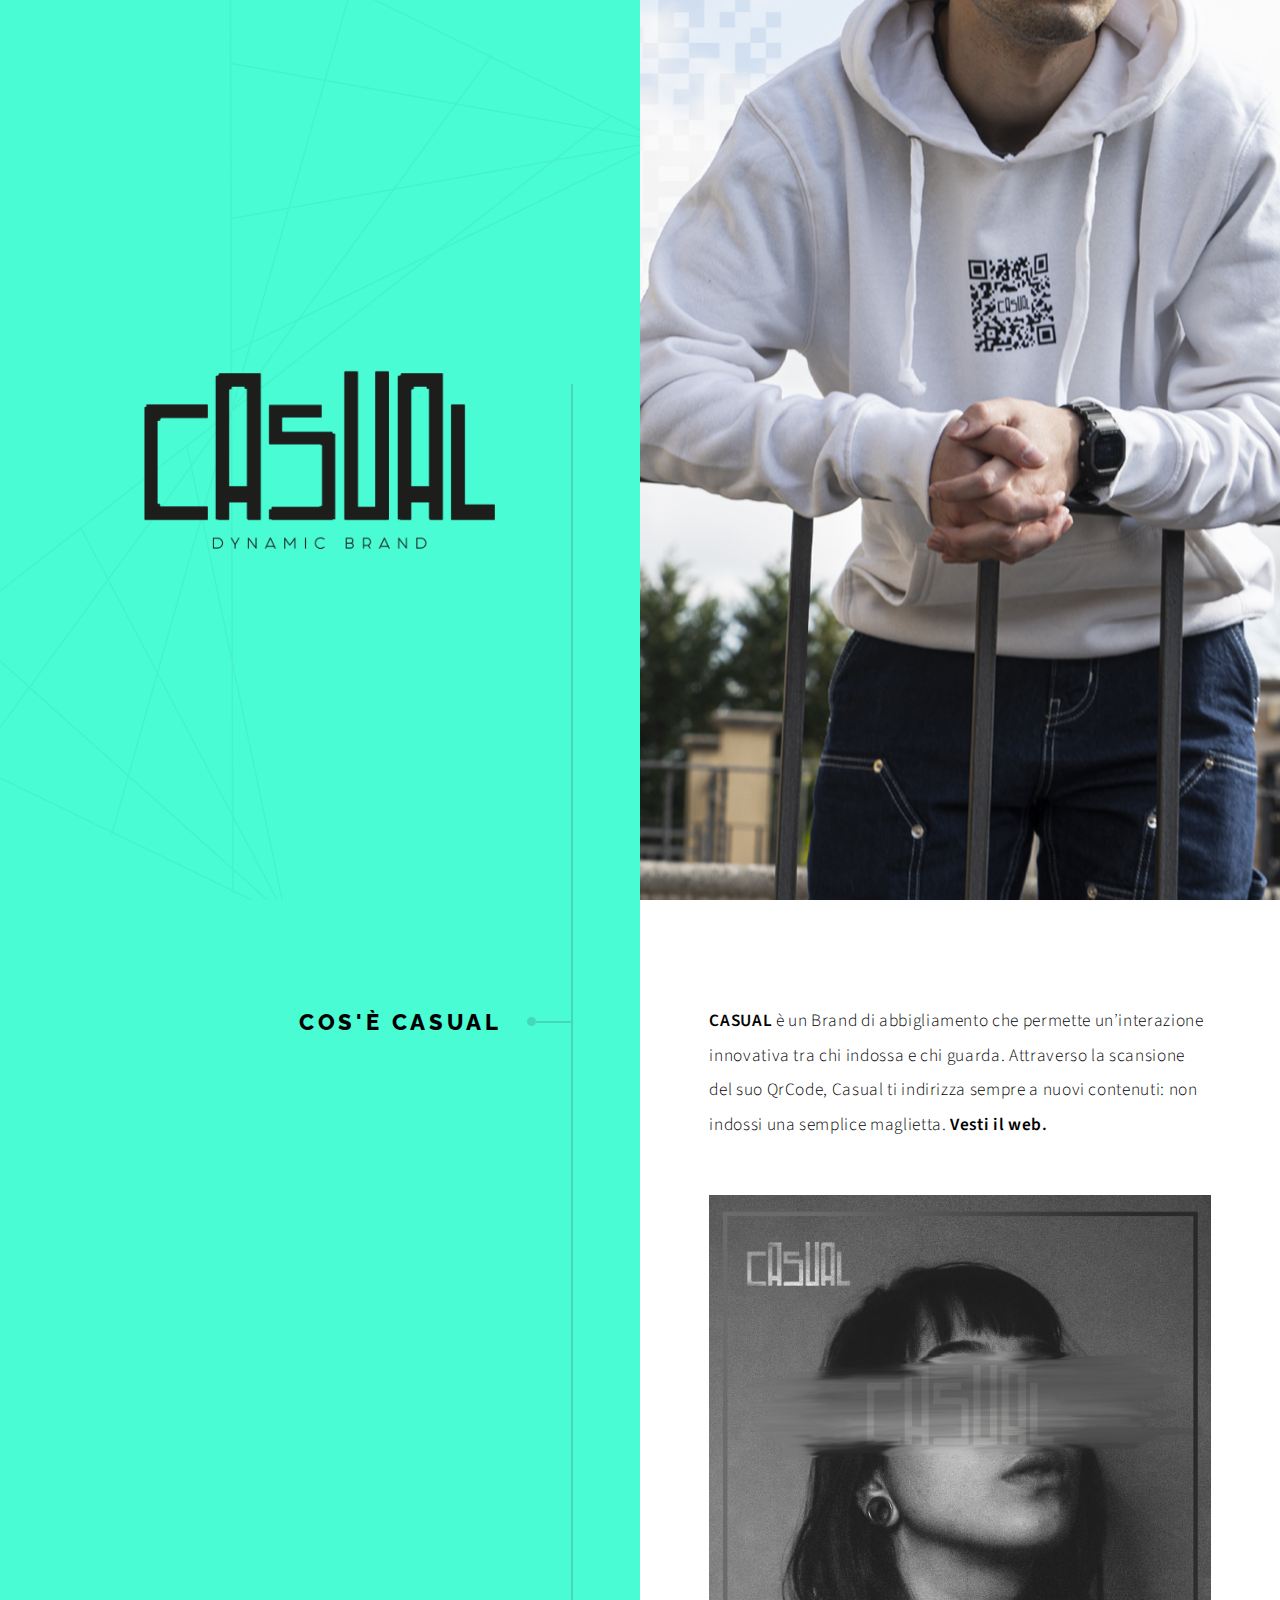
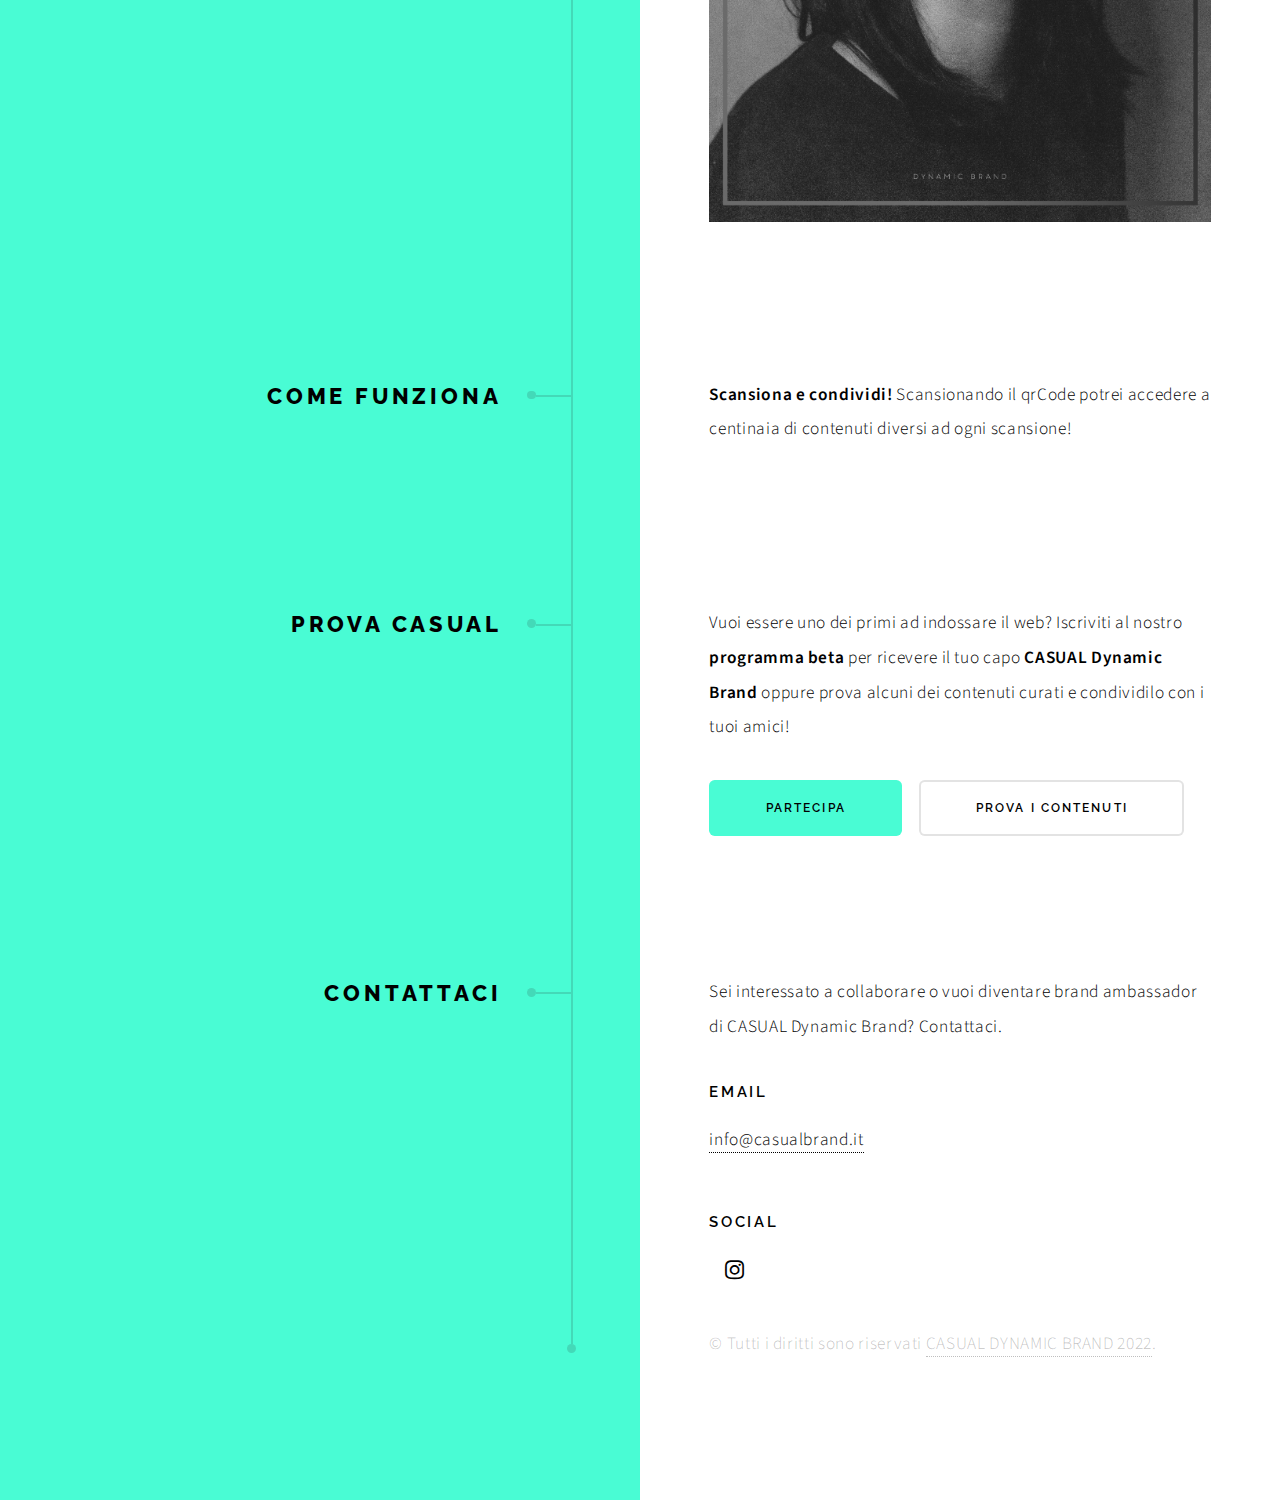
<file: index.html>
<!DOCTYPE HTML>
<!--
	Paradigm Shift by HTML5 UP
	html5up.net | @ajlkn
	Free for personal and commercial use under the CCA 3.0 license (html5up.net/license)
-->
<html>

<head>
	<title>Casual Brand</title>
	<meta charset="utf-8" />
	<meta name="viewport" content="width=device-width, initial-scale=1, user-scalable=no" />
	<meta name="description" content="" />
	<meta name="keywords" content="" />
	<link rel="stylesheet" href="assets/css/main.css" />
	<link rel="icon" type="image/x-icon" href="assets/favicon.ico">
</head>

<body class="is-preload">

	<!-- Wrapper -->
	<div id="wrapper">

		<!-- Intro -->
		<section class="intro">
			<header>
				<!--<h1>CASUAL</h1>
				<p>DYNAMIC BRAND</p>-->
				<img src="images/logo.png"><img>
			</header>
			<div class="content">
				<span class="image fill" data-position="center"><img src="images/homesito.jpg" alt="" /></span>
			</div>
		</section>

		<!-- Section -->
		<section id="first">
			<header>
				<h2>Cos'è CASUAL</h2>
			</header>
			<div class="content">
				<p><strong>CASUAL</strong> è un Brand di abbigliamento che permette un’interazione innovativa tra chi
					indossa e chi guarda.
					Attraverso la scansione del suo QrCode, Casual ti indirizza sempre a nuovi contenuti: non indossi
					una semplice maglietta. <strong>Vesti il web.</strong></p>
				<span class="image main"><img src="images/pic02.jpeg" alt="" /></span>
			</div>
		</section>

		<!-- Section -->
		<section>
			<header>
				<h2>come funziona</h2>
			</header>
			<div class="content">
				<p><strong>Scansiona e condividi!</strong> Scansionando il qrCode potrei accedere a centinaia di
					contenuti diversi ad ogni scansione!</p>
				<!--	<ul class="feature-icons">
					<li class="icon solid fa-laptop">Consequat tempus</li>
					<li class="icon solid fa-bolt">Etiam adipiscing</li>
					<li class="icon solid fa-signal">Libero nullam</li>
					<li class="icon solid fa-cog">Blandit condimentum</li>
					<li class="icon solid fa-map-marker-alt">Lorem ipsum dolor</li>
					<li class="icon solid fa-code">Nibh amet venenatis</li>
				</ul>
				<p>Vehicula ultrices sed ultricies condimentum. Magna sed etiam consequat, et lorem adipiscing sed
					nulla. Volutpat nisl et tempus et dolor libero, feugiat magna tempus, sed et lorem adipiscing.</p>-->
			</div>
		</section>

		<!-- 
		<section>
			<header>
				<h2>Ultrices erat magna sed condimentum</h2>
			</header>
			<div class="content">
				<p><strong>Integer mollis egestas</strong> nam maximus erat id euismod egestas. Pellentesque sapien ac
					quam. Lorem ipsum dolor sit nullam.</p>

				
				<section>
					<header>
						<h3>Erat aliquam</h3>
						<p>Vehicula ultrices dolor amet ultricies et condimentum. Magna sed etiam consequat, et lorem
							adipiscing sed dolor sit amet, consectetur amet do eiusmod tempor incididunt ipsum
							suspendisse ultrices gravida.</p>
					</header>
					<div class="content">
						<div class="gallery">
							<a href="images/gallery/fulls/01.jpg" class="landscape"><img
									src="images/gallery/thumbs/01.jpg" alt="" /></a>
							<a href="images/gallery/fulls/02.jpg"><img src="images/gallery/thumbs/02.jpg" alt="" /></a>
							<a href="images/gallery/fulls/03.jpg"><img src="images/gallery/thumbs/03.jpg" alt="" /></a>
							<a href="images/gallery/fulls/04.jpg" class="landscape"><img
									src="images/gallery/thumbs/04.jpg" alt="" /></a>
						</div>
					</div>
				</section>

				
				<section>
					<header>
						<h3>Nisl consequat</h3>
						<p>Aenean ornare velit lacus, ac varius enim ullamcorper eu. Proin aliquam sed facilisis ante
							interdum congue. Integer mollis, nisl amet convallis, porttitor magna ullamcorper, amet
							mauris. Ut magna finibus nisi nec lacinia ipsum maximus.</p>
					</header>
					<div class="content">
						<div class="gallery">
							<a href="images/gallery/fulls/05.jpg" class="landscape"><img
									src="images/gallery/thumbs/05.jpg" alt="" /></a>
							<a href="images/gallery/fulls/06.jpg"><img src="images/gallery/thumbs/06.jpg" alt="" /></a>
							<a href="images/gallery/fulls/07.jpg"><img src="images/gallery/thumbs/07.jpg" alt="" /></a>
						</div>
					</div>
				</section>

				
				<section>
					<header>
						<h3>Lorem gravida</h3>
						<p>Proin aliquam facilisis ante interdum. Sed nulla amet lorem feugiat tempus aenean ornare
							velit lacus, ac varius sed enim lorem ullamcorper dolore. ac varius enim lorem ullamcorper
							dolore. Proin aliquam facilisis.</p>
					</header>
					<div class="content">
						<div class="gallery">
							<a href="images/gallery/fulls/08.jpg" class="portrait"><img
									src="images/gallery/thumbs/08.jpg" alt="" /></a>
							<a href="images/gallery/fulls/09.jpg" class="portrait"><img
									src="images/gallery/thumbs/09.jpg" alt="" /></a>
							<a href="images/gallery/fulls/10.jpg" class="landscape"><img
									src="images/gallery/thumbs/10.jpg" alt="" /></a>
						</div>
					</div>
				</section>

			</div>
		</section>
	-->

		<section>
			<header>
				<h2>prova casual</h2>
			</header>
			<div class="content">
				<!-- <p>Se non hai ancora una maglietta CASUAL prova ora alcuni dei contenuti curati e condividilo con i tuoi
					amici!</p> -->
				<p>Vuoi essere uno dei primi ad indossare il web? Iscriviti al nostro <strong>programma beta</strong>
					per ricevere il tuo
					capo <strong>CASUAL Dynamic Brand</strong> oppure prova alcuni dei contenuti curati e condividilo
					con i tuoi
					amici!</p>
				<ul class="actions">
					<li><a href="https://forms.gle/D9vsR2wxkr5yWppb7" target="_blank"
							class="button primary large">Partecipa</a></li>
					<li><a class="redirect button large">Prova i contenuti</a></li>
				</ul>
			</div>
		</section>

		<!-- Elements -->
		<!--
					<section>
						<header>
							<h2>Elements</h2>
						</header>
						<div class="content">

							<section>
								<header>
									<h3>Text</h3>
								</header>
								<div class="content">
									<p>This is <b>bold</b> and this is <strong>strong</strong>. This is <i>italic</i> and this is <em>emphasized</em>.
									This is <sup>superscript</sup> text and this is <sub>subscript</sub> text.
									This is <u>underlined</u> and this is code: <code>for (;;) { ... }</code>. Finally, <a href="#">this is a link</a>.</p>
									<hr />
									<h2>Heading Level 2</h2>
									<h3>Heading Level 3</h3>
									<h4>Heading Level 4</h4>
									<h5>Heading Level 5</h5>
									<hr />
									<h5>Blockquote</h5>
									<blockquote>Fringilla nisl. Donec accumsan interdum nisi, quis tincidunt felis sagittis eget tempus euismod. Vestibulum ante ipsum primis in faucibus vestibulum. Blandit adipiscing eu felis iaculis volutpat ac adipiscing accumsan faucibus. Vestibulum ante ipsum primis in faucibus lorem ipsum dolor sit amet nullam adipiscing eu felis.</blockquote>
									<h5>Preformatted</h5>
									<pre><code>i = 0;

while (!deck.isInOrder()) {
  print 'Iteration ' + i;
  deck.shuffle();
  i++;
}

print 'Sorted in ' + i + ' iterations.';</code></pre>
								</div>
							</section>

							<section>
								<header>
									<h3>Lists</h3>
								</header>
								<div class="content">

									<h4>Unordered</h4>
									<ul>
										<li>Dolor pulvinar etiam.</li>
										<li>Sagittis adipiscing.</li>
										<li>Felis enim feugiat.</li>
									</ul>

									<h4>Alternate</h4>
									<ul class="alt">
										<li>Dolor pulvinar etiam.</li>
										<li>Sagittis adipiscing.</li>
										<li>Felis enim feugiat.</li>
									</ul>

									<h4>Ordered</h4>
									<ol>
										<li>Dolor pulvinar etiam.</li>
										<li>Etiam vel felis viverra.</li>
										<li>Felis enim feugiat.</li>
										<li>Dolor pulvinar etiam.</li>
										<li>Etiam vel felis lorem.</li>
										<li>Felis enim et feugiat.</li>
									</ol>
									<h4>Icons</h4>
									<ul class="icons">
										<li><a href="#" class="icon brands fa-twitter"><span class="label">Twitter</span></a></li>
										<li><a href="#" class="icon brands fa-facebook-f"><span class="label">Facebook</span></a></li>
										<li><a href="#" class="icon brands fa-instagram"><span class="label">Instagram</span></a></li>
										<li><a href="#" class="icon brands fa-github"><span class="label">Github</span></a></li>
									</ul>

									<h4>Actions</h4>
									<ul class="actions">
										<li><a href="#" class="button primary">Default</a></li>
										<li><a href="#" class="button">Default</a></li>
									</ul>
									<ul class="actions stacked">
										<li><a href="#" class="button primary">Default</a></li>
										<li><a href="#" class="button">Default</a></li>
									</ul>
								</div>
							</section>

							<section>
								<header>
									<h3>Table</h3>
								</header>
								<div class="content">
									<h4>Default</h4>
									<div class="table-wrapper">
										<table>
											<thead>
												<tr>
													<th>Name</th>
													<th>Description</th>
													<th>Price</th>
												</tr>
											</thead>
											<tbody>
												<tr>
													<td>Item One</td>
													<td>Ante turpis integer aliquet porttitor.</td>
													<td>29.99</td>
												</tr>
												<tr>
													<td>Item Two</td>
													<td>Vis ac commodo adipiscing arcu aliquet.</td>
													<td>19.99</td>
												</tr>
												<tr>
													<td>Item Three</td>
													<td> Morbi faucibus arcu accumsan lorem.</td>
													<td>29.99</td>
												</tr>
												<tr>
													<td>Item Four</td>
													<td>Vitae integer tempus condimentum.</td>
													<td>19.99</td>
												</tr>
												<tr>
													<td>Item Five</td>
													<td>Ante turpis integer aliquet porttitor.</td>
													<td>29.99</td>
												</tr>
											</tbody>
											<tfoot>
												<tr>
													<td colspan="2"></td>
													<td>100.00</td>
												</tr>
											</tfoot>
										</table>
									</div>

									<h4>Alternate</h4>
									<div class="table-wrapper">
										<table class="alt">
											<thead>
												<tr>
													<th>Name</th>
													<th>Description</th>
													<th>Price</th>
												</tr>
											</thead>
											<tbody>
												<tr>
													<td>Item One</td>
													<td>Ante turpis integer aliquet porttitor.</td>
													<td>29.99</td>
												</tr>
												<tr>
													<td>Item Two</td>
													<td>Vis ac commodo adipiscing arcu aliquet.</td>
													<td>19.99</td>
												</tr>
												<tr>
													<td>Item Three</td>
													<td> Morbi faucibus arcu accumsan lorem.</td>
													<td>29.99</td>
												</tr>
												<tr>
													<td>Item Four</td>
													<td>Vitae integer tempus condimentum.</td>
													<td>19.99</td>
												</tr>
												<tr>
													<td>Item Five</td>
													<td>Ante turpis integer aliquet porttitor.</td>
													<td>29.99</td>
												</tr>
											</tbody>
											<tfoot>
												<tr>
													<td colspan="2"></td>
													<td>100.00</td>
												</tr>
											</tfoot>
										</table>
									</div>
								</div>
							</section>

							<section>
								<header>
									<h3>Buttons</h3>
								</header>
								<div class="content">
									<ul class="actions">
										<li><a href="#" class="button primary">Primary</a></li>
										<li><a href="#" class="button">Default</a></li>
									</ul>
									<ul class="actions">
										<li><a href="#" class="button large">Large</a></li>
										<li><a href="#" class="button">Default</a></li>
										<li><a href="#" class="button small">Small</a></li>
									</ul>
									<ul class="actions">
										<li><a href="#" class="button primary icon solid fa-download">Icon</a></li>
										<li><a href="#" class="button icon solid fa-download">Icon</a></li>
									</ul>
									<ul class="actions">
										<li><span class="button primary disabled">Disabled</span></li>
										<li><span class="button disabled">Disabled</span></li>
									</ul>
								</div>
							</section>

							<section>
								<header>
									<h3>Form</h3>
								</header>
								<div class="content">
									<form method="post" action="#">
										<div class="fields">
											<div class="field half">
												<label for="demo-name">Name</label>
												<input type="text" name="demo-name" id="demo-name" value="" placeholder="Jane Doe" />
											</div>
											<div class="field half">
												<label for="demo-email">Email</label>
												<input type="email" name="demo-email" id="demo-email" value="" placeholder="jane@untitled.tld" />
											</div>
											<div class="field">
												<label for="demo-category">Category</label>
												<select name="demo-category" id="demo-category">
													<option value="">-</option>
													<option value="1">Manufacturing</option>
													<option value="1">Shipping</option>
													<option value="1">Administration</option>
													<option value="1">Human Resources</option>
												</select>
											</div>
											<div class="field half">
												<input type="radio" id="demo-priority-low" name="demo-priority" checked>
												<label for="demo-priority-low">Low</label>
											</div>
											<div class="field half">
												<input type="radio" id="demo-priority-high" name="demo-priority">
												<label for="demo-priority-high">High</label>
											</div>
											<div class="field half">
												<input type="checkbox" id="demo-copy" name="demo-copy">
												<label for="demo-copy">Email me a copy</label>
											</div>
											<div class="field half">
												<input type="checkbox" id="demo-human" name="demo-human" checked>
												<label for="demo-human">Not a robot</label>
											</div>
											<div class="field">
												<label for="demo-message">Message</label>
												<textarea name="demo-message" id="demo-message" placeholder="Enter your message" rows="6"></textarea>
											</div>
										</div>
										<ul class="actions">
											<li><input type="submit" value="Send Message" class="primary" /></li>
											<li><input type="reset" value="Reset" /></li>
										</ul>
									</form>
								</div>
							</section>

						</div>
					</section>
				-->

		<!-- Section -->

		<section>
			<header>
				<h2>Contattaci</h2>
			</header>
			<!--
			
				<p>Sei interessato a collaborare o vuoi diventare brand ambassador di CASUAL Dynamic Brand? Contattaci.
				</p>
				<form>
					<div class="fields">
						<div class="field half">
							<input type="text" name="name" id="name" placeholder="Nome" />
						</div>
						<div class="field half">
							<input type="email" name="email" id="email" placeholder="Email" />
						</div>
						<div class="field">
							<textarea name="message" id="message" placeholder="Messaggio" rows="7"></textarea>
						</div>
					</div>
					<ul class="actions">
						<li><input type="submit" value="Send Message" class="button primary" /></li>
					</ul>
				</form>
</div>  
-->
			<div class="content">
				<p>Sei interessato a collaborare o vuoi diventare brand ambassador di CASUAL Dynamic Brand? Contattaci.
				</p>
				<ul class="items">
					<li>
						<h3>Email</h3>
						<a href="mailto:info@casualbrand.it">info@casualbrand.it</a>
					</li>

					<li>
						<h3>Social</h3>
						<ul class="icons">

							<li><a href="https://www.instagram.com/casualbrand_it/"
									class="icon brands fa-instagram"><span class="label">Instagram</span></a>
							</li>
						</ul>
					</li>
				</ul>
			</div>
			<!--
			<footer>
				<ul class="items">
					<li>
						<h3>Email</h3>
						<a href="mailto:info@casualbrand.it">info@casualbrand.it</a>
					</li>
					
					<li>
                        <h3>Social</h3>
						<ul class="icons">
							
							<li><a href="https://www.instagram.com/casualbrand_it/" class="icon brands fa-instagram"><span class="label">Instagram</span></a>
							</li>
						</ul>
					</li>
				</ul>
			</footer>
            -->
		</section>

		<!-- Copyright -->
		<div class="copyright">&copy; Tutti i diritti sono riservati <a href="https://casualbrand.it">CASUAL DYNAMIC
				BRAND 2022</a>.
			<h6 hidden>per lo script</h6>
		</div>

	</div>

	<!-- Scripts -->
	<script src="assets/js/jquery.min.js"></script>
	<script src="assets/js/jquery.scrolly.min.js"></script>
	<script src="assets/js/browser.min.js"></script>
	<script src="assets/js/breakpoints.min.js"></script>
	<script src="assets/js/util.js"></script>
	<script src="assets/js/main.js"></script>
	<script src="script.js"></script>

</body>

</html>
</file>
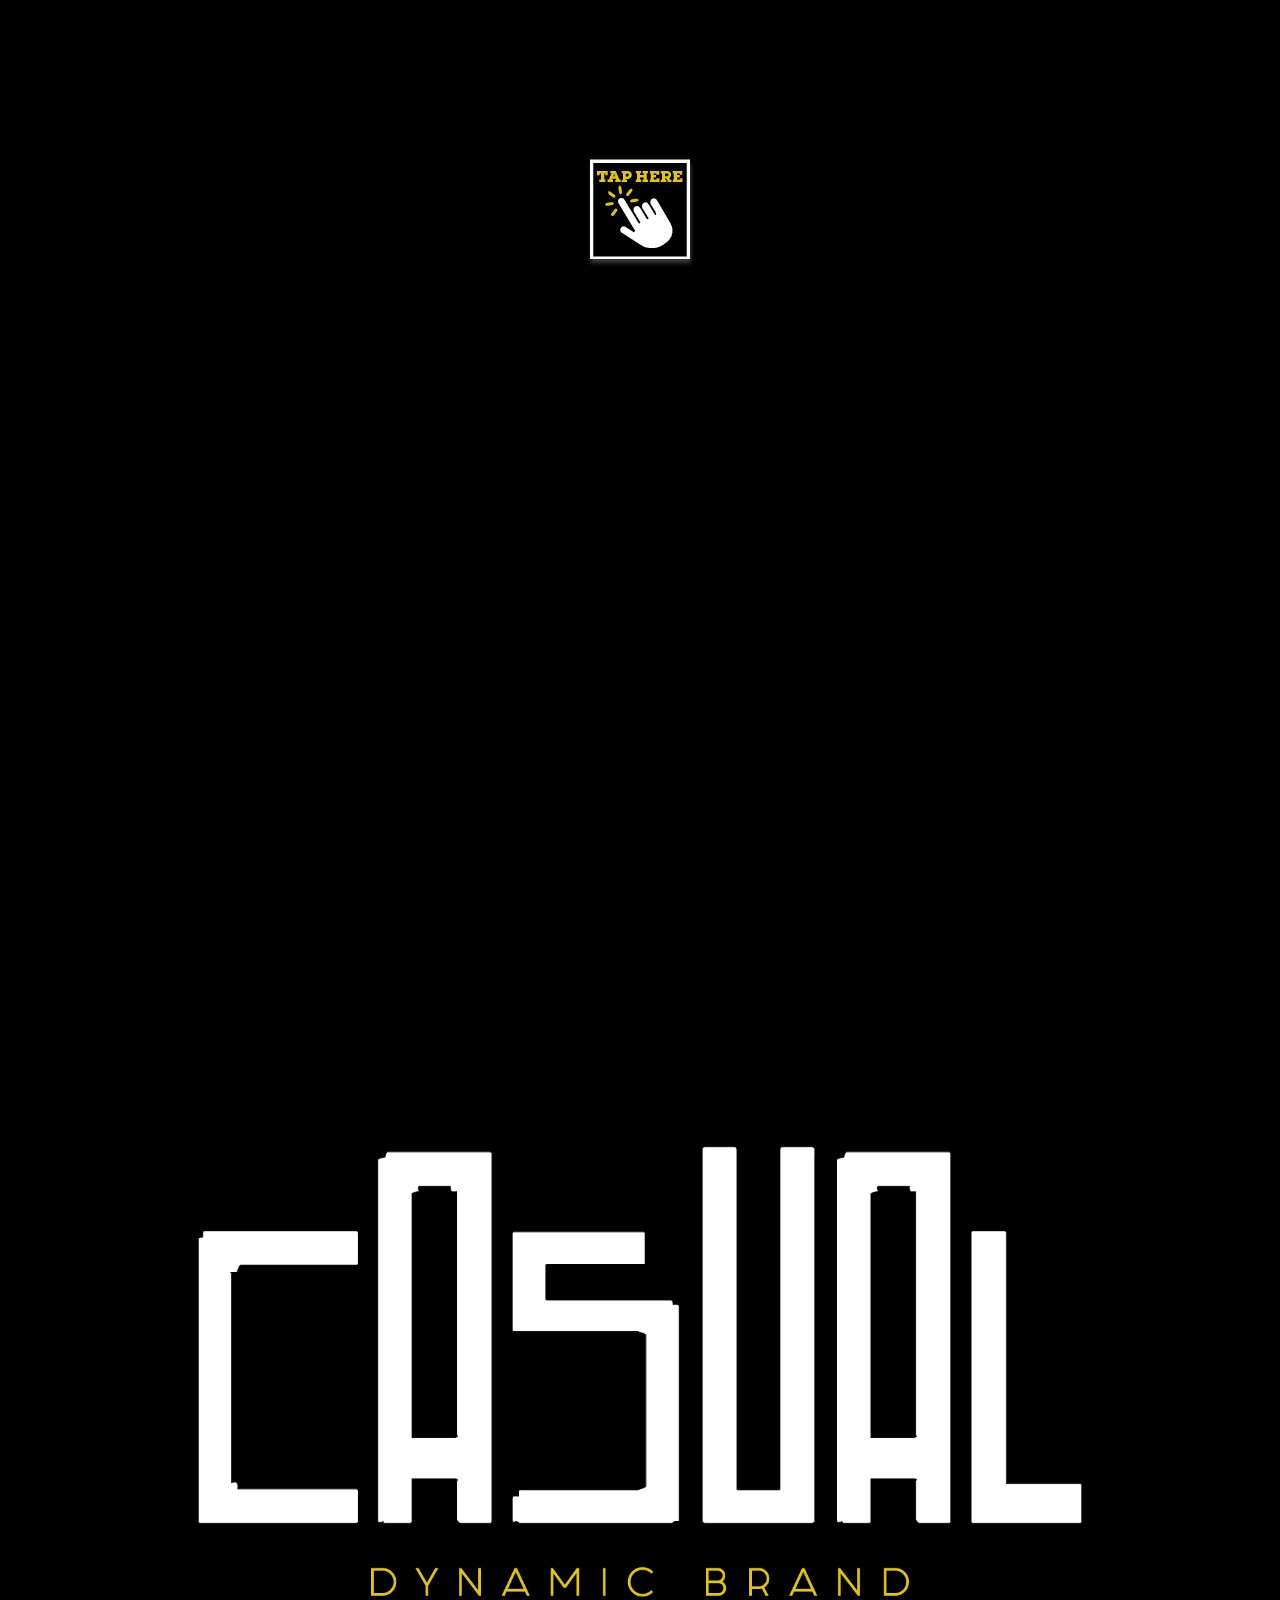
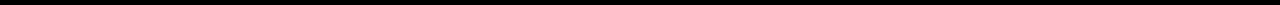
<file: scan/index.html>
<!DOCTYPE html>
<html lang="it">

<head>

  <meta charset="UTF-8">
  <meta name="viewport" content="width=device-width, initial-scale=1.0">
  <meta http-equiv="X-UA-Compatible" content="ie=edge">
  <link rel="stylesheet" href="style.css">
  <link rel="icon" type="image/x-icon" href="assets/favicon.ico">
  <title>Casualbrand</title>
</head>

<body>

  <div>
    <hgroup>


      <h4><br><br><br><br><br><br></h4>



    </hgroup>

    <button class="redirect"></button>
    <br>
    <h1 hidden>Result</h1>
  </div>
  <a href="https://www.casualbrand.it/" ><img id="logo" src="assets/logo.png" alt="Casual logo"></a>
  <script src="script.js"></script>
</body>

</html>
</file>
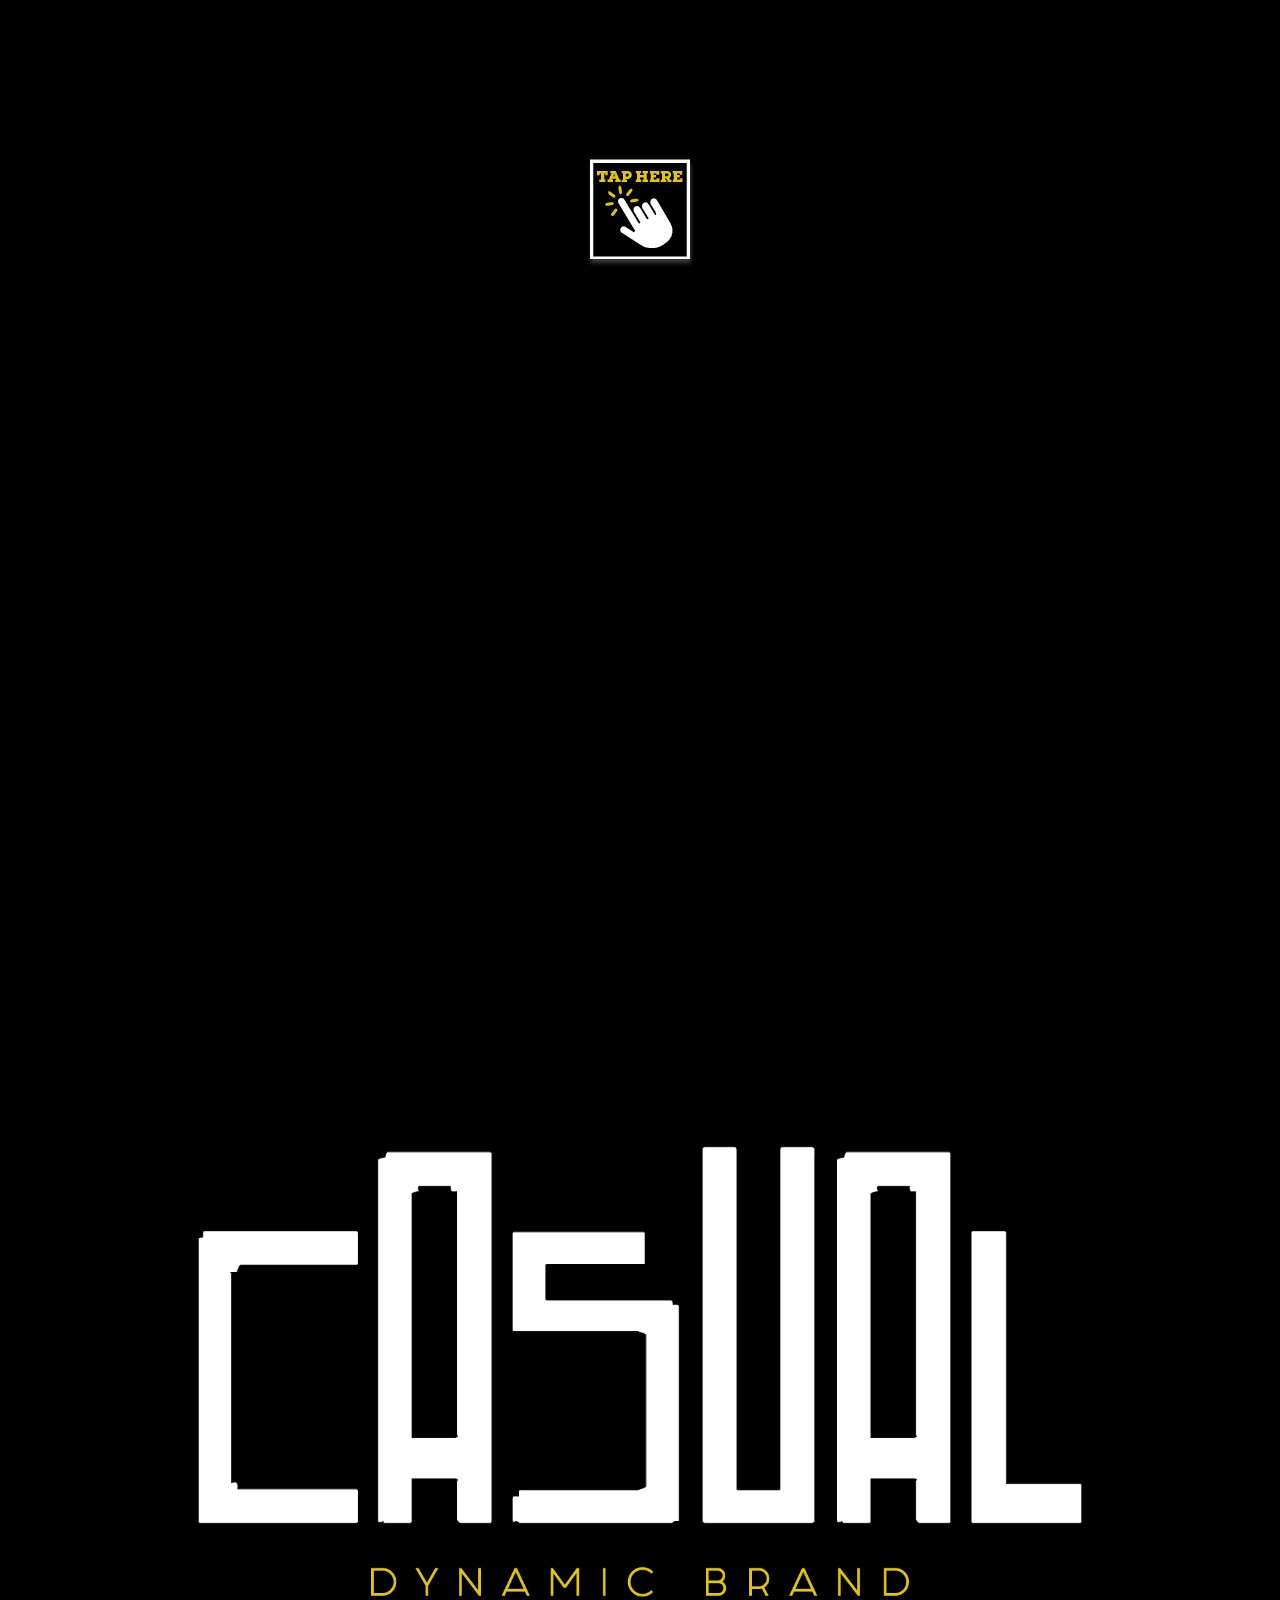
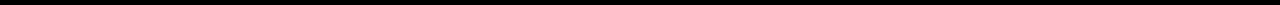
<file: scan.html>
<!DOCTYPE html>
<html lang="it">

<head>

  <meta charset="UTF-8">
  <meta name="viewport" content="width=device-width, initial-scale=1.0">
  <meta http-equiv="X-UA-Compatible" content="ie=edge">
  <link rel="stylesheet" href="style.css">
  <link rel="icon" type="image/x-icon" href="assets/favicon.ico">
  <title>Casualbrand</title>
</head>

<body>

  <div>
    <hgroup>


      <h4><br><br><br><br><br><br></h4>



    </hgroup>

    <button class="redirect"></button>
    <br>
    <h1 hidden>Result</h1>
  </div>
  <img id="logo" src="assets/logo.png" alt="Casual logo">
  <script src="script.js"></script>
</body>

</html>
</file>
<file: scan/style.css>
body {
    text-align: center;
    background-color: black;
}
div {
    display: inline-block;
}
button {
  display: inline-block;
  /* padding: 15px 25px; */
  font-size: 24px;
  cursor: pointer;
  text-align: center;
  text-decoration: none;
  outline: none;
  color: #fff;
  /* background-color: #4CAF50; */
  background-size: cover;
  width: 100px;
  height: 100px;
  border: none;
  /* border-radius: 15px; */
  box-shadow: 1px 4px 4px rgba(236, 236, 236, 0.25);
  background: url('assets/tap_button.png') no-repeat;
}

/* button:hover {background-color: #3e8e41} */


 button:active {
  box-shadow: 0 2px 4px rgba(236, 236, 236, 0.25);
  transform: translateY(4px);
}



.inactive {
  background: url('assets/scan_button.png') no-repeat;
  background-color: #5c5c5c;
  box-shadow: none;
  transform: none !important;
}

#logo {
  display: block;
  margin-left: auto;
  margin-right: auto;
  margin-top: 70%;
  width: 70%;
}
</file>
<file: style.css>
body {
    text-align: center;
    background-color: black;
}
div {
    display: inline-block;
}
button {
  display: inline-block;
  /* padding: 15px 25px; */
  font-size: 24px;
  cursor: pointer;
  text-align: center;
  text-decoration: none;
  outline: none;
  color: #fff;
  /* background-color: #4CAF50; */
  background-size: cover;
  width: 100px;
  height: 100px;
  border: none;
  /* border-radius: 15px; */
  box-shadow: 1px 4px 4px rgba(236, 236, 236, 0.25);
  background: url('assets/tap_button.png') no-repeat;
}

/* button:hover {background-color: #3e8e41} */


 button:active {
  box-shadow: 0 2px 4px rgba(236, 236, 236, 0.25);
  transform: translateY(4px);
}



.inactive {
  background: url('assets/scan_button.png') no-repeat;
  background-color: #5c5c5c;
  box-shadow: none;
  transform: none !important;
}

#logo {
  display: block;
  margin-left: auto;
  margin-right: auto;
  margin-top: 70%;
  width: 70%;
}
</file>
<file: assets/css/main.css>
@import url(fontawesome-all.min.css);
@import url("https://fonts.googleapis.com/css?family=Source+Sans+Pro:300,600,700,300i,600i,700i|Raleway:600,800");

/*
	Paradigm Shift by HTML5 UP
	html5up.net | @ajlkn
	Free for personal and commercial use under the CCA 3.0 license (html5up.net/license)
*/

html, body, div, span, applet, object,
iframe, h1, h2, h3, h4, h5, h6, p, blockquote,
pre, a, abbr, acronym, address, big, cite,
code, del, dfn, em, img, ins, kbd, q, s, samp,
small, strike, strong, sub, sup, tt, var, b,
u, i, center, dl, dt, dd, ol, ul, li, fieldset,
form, label, legend, table, caption, tbody,
tfoot, thead, tr, th, td, article, aside,
canvas, details, embed, figure, figcaption,
footer, header, hgroup, menu, nav, output, ruby,
section, summary, time, mark, audio, video {
	margin: 0;
	padding: 0;
	border: 0;
	font-size: 100%;
	font: inherit;
	vertical-align: baseline;}

article, aside, details, figcaption, figure,
footer, header, hgroup, menu, nav, section {
	display: block;}

body {
	line-height: 1;
}

ol, ul {
	list-style: none;
}

blockquote, q {
	quotes: none;
}

	blockquote:before, blockquote:after, q:before, q:after {
		content: '';
		content: none;
	}

table {
	border-collapse: collapse;
	border-spacing: 0;
}

body {
	-webkit-text-size-adjust: none;
}

mark {
	background-color: transparent;
	color: inherit;
}

input::-moz-focus-inner {
	border: 0;
	padding: 0;
}

input, select, textarea {
	-moz-appearance: none;
	-webkit-appearance: none;
	-ms-appearance: none;
	appearance: none;
}

/* Basic */

	@-ms-viewport {
		width: device-width;
	}

	body {
		-ms-overflow-style: scrollbar;
	}

	@media screen and (max-width: 480px) {

		html, body {
			min-width: 320px;
		}

	}

	html {
		box-sizing: border-box;
	}

	*, *:before, *:after {
		box-sizing: inherit;
	}

	html {
		overflow-x: hidden;
	}

	body {
		background: #ffffff;
		overflow-x: hidden;
	}

		body.is-preload *, body.is-preload *:before, body.is-preload *:after {
			-moz-animation: none !important;
			-webkit-animation: none !important;
			-ms-animation: none !important;
			animation: none !important;
			-moz-transition: none !important;
			-webkit-transition: none !important;
			-ms-transition: none !important;
			transition: none !important;
		}

/* Typography */

	html {
		font-size: 18pt;
	}

		@media screen and (max-width: 1920px) {

			html {
				font-size: 13pt;
			}

		}

		@media screen and (max-width: 1152px) {

			html {
				font-size: 14pt;
			}

		}

		@media screen and (max-width: 736px) {

			html {
				font-size: 12pt;
			}

		}

		@media screen and (max-width: 480px) {

			html {
				font-size: 11pt;
			}

		}

	body {
		background-color: #ffffff;
		color: #000000;
	}

	body, input, select, textarea {
		color: #000000;
		font-family: "Source Sans Pro", Helvetica, sans-serif;
		font-size: 1rem;
		font-weight: 300;
		letter-spacing: 0.0375em;
		line-height: 2;
	}

	a {
		-moz-transition: border-bottom-color 0.25s ease-in-out;
		-webkit-transition: border-bottom-color 0.25s ease-in-out;
		-ms-transition: border-bottom-color 0.25s ease-in-out;
		transition: border-bottom-color 0.25s ease-in-out;
		text-decoration: none;
		color: #000000;
		border-bottom: dotted 1px;
	}

		a:hover {
			text-decoration: none;
			border-bottom-color: transparent;
		}

	strong, b {
		font-weight: 600;
		color: #000000;
	}

	em, i {
		font-style: italic;
	}

	p {
		margin: 0 0 2rem 0;
	}

	h1, h2, h3, h4, h5, h6 {
		color: #000000;
		font-family: "Raleway", Helvetica, sans-serif;
		font-weight: 600;
		letter-spacing: 0.175em;
		line-height: 1.75;
		margin: 0 0 1.5rem 0;
		text-transform: uppercase;
	}

		h1 a, h2 a, h3 a, h4 a, h5 a, h6 a {
			color: inherit;
			text-decoration: none;
		}

	h1 {
		font-family: "Source Sans Pro", Helvetica, sans-serif;
		font-size: 5rem;
		font-weight: 700;
		letter-spacing: -0.05em;
		line-height: 1.1;
		margin: 0 0 1.5rem 0;
		text-transform: none;
	}

	h2 {
		font-size: 1.25rem;
		font-weight: 800;
		margin: 0 0 2rem 0;
	}

	h3 {
		font-size: 0.875rem;
	}

	h4 {
		font-size: 0.875rem;
	}

	h5 {
		font-size: 0.75rem;
	}

	h6 {
		font-size: 0.625rem;
	}

	@media screen and (max-width: 736px) {

		h1 {
			font-size: 4.5rem;
			line-height: 1.1;
		}

		h2 {
			font-size: 1.25rem;
			line-height: 1.7;
		}

		h3 {
			font-size: 0.9rem;
		}

		h4 {
			font-size: 0.75rem;
		}

		h5 {
			font-size: 0.675rem;
		}

	}

	@media screen and (max-width: 360px) {

		h1 {
			font-size: 3.75rem;
		}

		h2 {
			font-size: 1.125rem;
		}

		h3 {
			font-size: 0.8rem;
		}

		h4 {
			font-size: 0.675rem;
		}

		h5 {
			font-size: 0.675rem;
		}

	}

	sub {
		font-size: 0.8rem;
		position: relative;
		top: 0.5rem;
	}

	sup {
		font-size: 0.8rem;
		position: relative;
		top: -0.5rem;
	}

	blockquote {
		border-left: solid 0.5rem rgba(144, 144, 144, 0.25);
		font-style: italic;
		margin: 0 0 2rem 0;
		padding: 1rem 0 1rem 2rem;
	}

	code {
		background: rgba(144, 144, 144, 0.1);
		border-radius: 0.325rem;
		font-family: "Courier New", monospace;
		font-size: 0.9rem;
		margin: 0 0.25rem;
		padding: 0.25rem 0.65rem;
	}

	pre {
		-webkit-overflow-scrolling: touch;
		font-family: "Courier New", monospace;
		font-size: 0.9rem;
		margin: 0 0 2rem 0;
		width: 100%;
	}

		pre code {
			display: block;
			line-height: 1.75;
			padding: 1rem 1.5rem;
			overflow-x: auto;
		}

	hr {
		border: 0;
		border-bottom: solid 2px rgba(144, 144, 144, 0.25);
		margin: 3rem 0;
	}

		hr.major {
			margin: 5rem 0;
		}

		@media screen and (max-width: 736px) {

			hr.major {
				margin: 3rem 0;
			}

		}

/* Row */

	.row {
		display: flex;
		flex-wrap: wrap;
		box-sizing: border-box;
		align-items: stretch;
	}

		.row > * {
			box-sizing: border-box;
		}

		.row.gtr-uniform > * > :last-child {
			margin-bottom: 0;
		}

		.row.aln-left {
			justify-content: flex-start;
		}

		.row.aln-center {
			justify-content: center;
		}

		.row.aln-right {
			justify-content: flex-end;
		}

		.row.aln-top {
			align-items: flex-start;
		}

		.row.aln-middle {
			align-items: center;
		}

		.row.aln-bottom {
			align-items: flex-end;
		}

		.row > .imp {
			order: -1;
		}

		.row > .col-1 {
			width: 8.33333%;
		}

		.row > .off-1 {
			margin-left: 8.33333%;
		}

		.row > .col-2 {
			width: 16.66667%;
		}

		.row > .off-2 {
			margin-left: 16.66667%;
		}

		.row > .col-3 {
			width: 25%;
		}

		.row > .off-3 {
			margin-left: 25%;
		}

		.row > .col-4 {
			width: 33.33333%;
		}

		.row > .off-4 {
			margin-left: 33.33333%;
		}

		.row > .col-5 {
			width: 41.66667%;
		}

		.row > .off-5 {
			margin-left: 41.66667%;
		}

		.row > .col-6 {
			width: 50%;
		}

		.row > .off-6 {
			margin-left: 50%;
		}

		.row > .col-7 {
			width: 58.33333%;
		}

		.row > .off-7 {
			margin-left: 58.33333%;
		}

		.row > .col-8 {
			width: 66.66667%;
		}

		.row > .off-8 {
			margin-left: 66.66667%;
		}

		.row > .col-9 {
			width: 75%;
		}

		.row > .off-9 {
			margin-left: 75%;
		}

		.row > .col-10 {
			width: 83.33333%;
		}

		.row > .off-10 {
			margin-left: 83.33333%;
		}

		.row > .col-11 {
			width: 91.66667%;
		}

		.row > .off-11 {
			margin-left: 91.66667%;
		}

		.row > .col-12 {
			width: 100%;
		}

		.row > .off-12 {
			margin-left: 100%;
		}

		.row.gtr-0 {
			margin-top: 0;
			margin-left: 0rem;
		}

			.row.gtr-0 > * {
				padding: 0 0 0 0rem;
			}

			.row.gtr-0.gtr-uniform {
				margin-top: 0rem;
			}

				.row.gtr-0.gtr-uniform > * {
					padding-top: 0rem;
				}

		.row.gtr-25 {
			margin-top: 0;
			margin-left: -0.5rem;
		}

			.row.gtr-25 > * {
				padding: 0 0 0 0.5rem;
			}

			.row.gtr-25.gtr-uniform {
				margin-top: -0.5rem;
			}

				.row.gtr-25.gtr-uniform > * {
					padding-top: 0.5rem;
				}

		.row.gtr-50 {
			margin-top: 0;
			margin-left: -1rem;
		}

			.row.gtr-50 > * {
				padding: 0 0 0 1rem;
			}

			.row.gtr-50.gtr-uniform {
				margin-top: -1rem;
			}

				.row.gtr-50.gtr-uniform > * {
					padding-top: 1rem;
				}

		.row {
			margin-top: 0;
			margin-left: -2rem;
		}

			.row > * {
				padding: 0 0 0 2rem;
			}

			.row.gtr-uniform {
				margin-top: -2rem;
			}

				.row.gtr-uniform > * {
					padding-top: 2rem;
				}

		.row.gtr-150 {
			margin-top: 0;
			margin-left: -3rem;
		}

			.row.gtr-150 > * {
				padding: 0 0 0 3rem;
			}

			.row.gtr-150.gtr-uniform {
				margin-top: -3rem;
			}

				.row.gtr-150.gtr-uniform > * {
					padding-top: 3rem;
				}

		.row.gtr-200 {
			margin-top: 0;
			margin-left: -4rem;
		}

			.row.gtr-200 > * {
				padding: 0 0 0 4rem;
			}

			.row.gtr-200.gtr-uniform {
				margin-top: -4rem;
			}

				.row.gtr-200.gtr-uniform > * {
					padding-top: 4rem;
				}

		@media screen and (max-width: 1920px) {

			.row {
				display: flex;
				flex-wrap: wrap;
				box-sizing: border-box;
				align-items: stretch;
			}

				.row > * {
					box-sizing: border-box;
				}

				.row.gtr-uniform > * > :last-child {
					margin-bottom: 0;
				}

				.row.aln-left {
					justify-content: flex-start;
				}

				.row.aln-center {
					justify-content: center;
				}

				.row.aln-right {
					justify-content: flex-end;
				}

				.row.aln-top {
					align-items: flex-start;
				}

				.row.aln-middle {
					align-items: center;
				}

				.row.aln-bottom {
					align-items: flex-end;
				}

				.row > .imp-xlarge {
					order: -1;
				}

				.row > .col-1-xlarge {
					width: 8.33333%;
				}

				.row > .off-1-xlarge {
					margin-left: 8.33333%;
				}

				.row > .col-2-xlarge {
					width: 16.66667%;
				}

				.row > .off-2-xlarge {
					margin-left: 16.66667%;
				}

				.row > .col-3-xlarge {
					width: 25%;
				}

				.row > .off-3-xlarge {
					margin-left: 25%;
				}

				.row > .col-4-xlarge {
					width: 33.33333%;
				}

				.row > .off-4-xlarge {
					margin-left: 33.33333%;
				}

				.row > .col-5-xlarge {
					width: 41.66667%;
				}

				.row > .off-5-xlarge {
					margin-left: 41.66667%;
				}

				.row > .col-6-xlarge {
					width: 50%;
				}

				.row > .off-6-xlarge {
					margin-left: 50%;
				}

				.row > .col-7-xlarge {
					width: 58.33333%;
				}

				.row > .off-7-xlarge {
					margin-left: 58.33333%;
				}

				.row > .col-8-xlarge {
					width: 66.66667%;
				}

				.row > .off-8-xlarge {
					margin-left: 66.66667%;
				}

				.row > .col-9-xlarge {
					width: 75%;
				}

				.row > .off-9-xlarge {
					margin-left: 75%;
				}

				.row > .col-10-xlarge {
					width: 83.33333%;
				}

				.row > .off-10-xlarge {
					margin-left: 83.33333%;
				}

				.row > .col-11-xlarge {
					width: 91.66667%;
				}

				.row > .off-11-xlarge {
					margin-left: 91.66667%;
				}

				.row > .col-12-xlarge {
					width: 100%;
				}

				.row > .off-12-xlarge {
					margin-left: 100%;
				}

				.row.gtr-0 {
					margin-top: 0;
					margin-left: 0rem;
				}

					.row.gtr-0 > * {
						padding: 0 0 0 0rem;
					}

					.row.gtr-0.gtr-uniform {
						margin-top: 0rem;
					}

						.row.gtr-0.gtr-uniform > * {
							padding-top: 0rem;
						}

				.row.gtr-25 {
					margin-top: 0;
					margin-left: -0.5rem;
				}

					.row.gtr-25 > * {
						padding: 0 0 0 0.5rem;
					}

					.row.gtr-25.gtr-uniform {
						margin-top: -0.5rem;
					}

						.row.gtr-25.gtr-uniform > * {
							padding-top: 0.5rem;
						}

				.row.gtr-50 {
					margin-top: 0;
					margin-left: -1rem;
				}

					.row.gtr-50 > * {
						padding: 0 0 0 1rem;
					}

					.row.gtr-50.gtr-uniform {
						margin-top: -1rem;
					}

						.row.gtr-50.gtr-uniform > * {
							padding-top: 1rem;
						}

				.row {
					margin-top: 0;
					margin-left: -2rem;
				}

					.row > * {
						padding: 0 0 0 2rem;
					}

					.row.gtr-uniform {
						margin-top: -2rem;
					}

						.row.gtr-uniform > * {
							padding-top: 2rem;
						}

				.row.gtr-150 {
					margin-top: 0;
					margin-left: -3rem;
				}

					.row.gtr-150 > * {
						padding: 0 0 0 3rem;
					}

					.row.gtr-150.gtr-uniform {
						margin-top: -3rem;
					}

						.row.gtr-150.gtr-uniform > * {
							padding-top: 3rem;
						}

				.row.gtr-200 {
					margin-top: 0;
					margin-left: -4rem;
				}

					.row.gtr-200 > * {
						padding: 0 0 0 4rem;
					}

					.row.gtr-200.gtr-uniform {
						margin-top: -4rem;
					}

						.row.gtr-200.gtr-uniform > * {
							padding-top: 4rem;
						}

		}

		@media screen and (max-width: 1280px) {

			.row {
				display: flex;
				flex-wrap: wrap;
				box-sizing: border-box;
				align-items: stretch;
			}

				.row > * {
					box-sizing: border-box;
				}

				.row.gtr-uniform > * > :last-child {
					margin-bottom: 0;
				}

				.row.aln-left {
					justify-content: flex-start;
				}

				.row.aln-center {
					justify-content: center;
				}

				.row.aln-right {
					justify-content: flex-end;
				}

				.row.aln-top {
					align-items: flex-start;
				}

				.row.aln-middle {
					align-items: center;
				}

				.row.aln-bottom {
					align-items: flex-end;
				}

				.row > .imp-large {
					order: -1;
				}

				.row > .col-1-large {
					width: 8.33333%;
				}

				.row > .off-1-large {
					margin-left: 8.33333%;
				}

				.row > .col-2-large {
					width: 16.66667%;
				}

				.row > .off-2-large {
					margin-left: 16.66667%;
				}

				.row > .col-3-large {
					width: 25%;
				}

				.row > .off-3-large {
					margin-left: 25%;
				}

				.row > .col-4-large {
					width: 33.33333%;
				}

				.row > .off-4-large {
					margin-left: 33.33333%;
				}

				.row > .col-5-large {
					width: 41.66667%;
				}

				.row > .off-5-large {
					margin-left: 41.66667%;
				}

				.row > .col-6-large {
					width: 50%;
				}

				.row > .off-6-large {
					margin-left: 50%;
				}

				.row > .col-7-large {
					width: 58.33333%;
				}

				.row > .off-7-large {
					margin-left: 58.33333%;
				}

				.row > .col-8-large {
					width: 66.66667%;
				}

				.row > .off-8-large {
					margin-left: 66.66667%;
				}

				.row > .col-9-large {
					width: 75%;
				}

				.row > .off-9-large {
					margin-left: 75%;
				}

				.row > .col-10-large {
					width: 83.33333%;
				}

				.row > .off-10-large {
					margin-left: 83.33333%;
				}

				.row > .col-11-large {
					width: 91.66667%;
				}

				.row > .off-11-large {
					margin-left: 91.66667%;
				}

				.row > .col-12-large {
					width: 100%;
				}

				.row > .off-12-large {
					margin-left: 100%;
				}

				.row.gtr-0 {
					margin-top: 0;
					margin-left: 0rem;
				}

					.row.gtr-0 > * {
						padding: 0 0 0 0rem;
					}

					.row.gtr-0.gtr-uniform {
						margin-top: 0rem;
					}

						.row.gtr-0.gtr-uniform > * {
							padding-top: 0rem;
						}

				.row.gtr-25 {
					margin-top: 0;
					margin-left: -0.375rem;
				}

					.row.gtr-25 > * {
						padding: 0 0 0 0.375rem;
					}

					.row.gtr-25.gtr-uniform {
						margin-top: -0.375rem;
					}

						.row.gtr-25.gtr-uniform > * {
							padding-top: 0.375rem;
						}

				.row.gtr-50 {
					margin-top: 0;
					margin-left: -0.75rem;
				}

					.row.gtr-50 > * {
						padding: 0 0 0 0.75rem;
					}

					.row.gtr-50.gtr-uniform {
						margin-top: -0.75rem;
					}

						.row.gtr-50.gtr-uniform > * {
							padding-top: 0.75rem;
						}

				.row {
					margin-top: 0;
					margin-left: -1.5rem;
				}

					.row > * {
						padding: 0 0 0 1.5rem;
					}

					.row.gtr-uniform {
						margin-top: -1.5rem;
					}

						.row.gtr-uniform > * {
							padding-top: 1.5rem;
						}

				.row.gtr-150 {
					margin-top: 0;
					margin-left: -2.25rem;
				}

					.row.gtr-150 > * {
						padding: 0 0 0 2.25rem;
					}

					.row.gtr-150.gtr-uniform {
						margin-top: -2.25rem;
					}

						.row.gtr-150.gtr-uniform > * {
							padding-top: 2.25rem;
						}

				.row.gtr-200 {
					margin-top: 0;
					margin-left: -3rem;
				}

					.row.gtr-200 > * {
						padding: 0 0 0 3rem;
					}

					.row.gtr-200.gtr-uniform {
						margin-top: -3rem;
					}

						.row.gtr-200.gtr-uniform > * {
							padding-top: 3rem;
						}

		}

		@media screen and (max-width: 1152px) {

			.row {
				display: flex;
				flex-wrap: wrap;
				box-sizing: border-box;
				align-items: stretch;
			}

				.row > * {
					box-sizing: border-box;
				}

				.row.gtr-uniform > * > :last-child {
					margin-bottom: 0;
				}

				.row.aln-left {
					justify-content: flex-start;
				}

				.row.aln-center {
					justify-content: center;
				}

				.row.aln-right {
					justify-content: flex-end;
				}

				.row.aln-top {
					align-items: flex-start;
				}

				.row.aln-middle {
					align-items: center;
				}

				.row.aln-bottom {
					align-items: flex-end;
				}

				.row > .imp-medium {
					order: -1;
				}

				.row > .col-1-medium {
					width: 8.33333%;
				}

				.row > .off-1-medium {
					margin-left: 8.33333%;
				}

				.row > .col-2-medium {
					width: 16.66667%;
				}

				.row > .off-2-medium {
					margin-left: 16.66667%;
				}

				.row > .col-3-medium {
					width: 25%;
				}

				.row > .off-3-medium {
					margin-left: 25%;
				}

				.row > .col-4-medium {
					width: 33.33333%;
				}

				.row > .off-4-medium {
					margin-left: 33.33333%;
				}

				.row > .col-5-medium {
					width: 41.66667%;
				}

				.row > .off-5-medium {
					margin-left: 41.66667%;
				}

				.row > .col-6-medium {
					width: 50%;
				}

				.row > .off-6-medium {
					margin-left: 50%;
				}

				.row > .col-7-medium {
					width: 58.33333%;
				}

				.row > .off-7-medium {
					margin-left: 58.33333%;
				}

				.row > .col-8-medium {
					width: 66.66667%;
				}

				.row > .off-8-medium {
					margin-left: 66.66667%;
				}

				.row > .col-9-medium {
					width: 75%;
				}

				.row > .off-9-medium {
					margin-left: 75%;
				}

				.row > .col-10-medium {
					width: 83.33333%;
				}

				.row > .off-10-medium {
					margin-left: 83.33333%;
				}

				.row > .col-11-medium {
					width: 91.66667%;
				}

				.row > .off-11-medium {
					margin-left: 91.66667%;
				}

				.row > .col-12-medium {
					width: 100%;
				}

				.row > .off-12-medium {
					margin-left: 100%;
				}

				.row.gtr-0 {
					margin-top: 0;
					margin-left: 0rem;
				}

					.row.gtr-0 > * {
						padding: 0 0 0 0rem;
					}

					.row.gtr-0.gtr-uniform {
						margin-top: 0rem;
					}

						.row.gtr-0.gtr-uniform > * {
							padding-top: 0rem;
						}

				.row.gtr-25 {
					margin-top: 0;
					margin-left: -0.375rem;
				}

					.row.gtr-25 > * {
						padding: 0 0 0 0.375rem;
					}

					.row.gtr-25.gtr-uniform {
						margin-top: -0.375rem;
					}

						.row.gtr-25.gtr-uniform > * {
							padding-top: 0.375rem;
						}

				.row.gtr-50 {
					margin-top: 0;
					margin-left: -0.75rem;
				}

					.row.gtr-50 > * {
						padding: 0 0 0 0.75rem;
					}

					.row.gtr-50.gtr-uniform {
						margin-top: -0.75rem;
					}

						.row.gtr-50.gtr-uniform > * {
							padding-top: 0.75rem;
						}

				.row {
					margin-top: 0;
					margin-left: -1.5rem;
				}

					.row > * {
						padding: 0 0 0 1.5rem;
					}

					.row.gtr-uniform {
						margin-top: -1.5rem;
					}

						.row.gtr-uniform > * {
							padding-top: 1.5rem;
						}

				.row.gtr-150 {
					margin-top: 0;
					margin-left: -2.25rem;
				}

					.row.gtr-150 > * {
						padding: 0 0 0 2.25rem;
					}

					.row.gtr-150.gtr-uniform {
						margin-top: -2.25rem;
					}

						.row.gtr-150.gtr-uniform > * {
							padding-top: 2.25rem;
						}

				.row.gtr-200 {
					margin-top: 0;
					margin-left: -3rem;
				}

					.row.gtr-200 > * {
						padding: 0 0 0 3rem;
					}

					.row.gtr-200.gtr-uniform {
						margin-top: -3rem;
					}

						.row.gtr-200.gtr-uniform > * {
							padding-top: 3rem;
						}

		}

		@media screen and (max-width: 736px) {

			.row {
				display: flex;
				flex-wrap: wrap;
				box-sizing: border-box;
				align-items: stretch;
			}

				.row > * {
					box-sizing: border-box;
				}

				.row.gtr-uniform > * > :last-child {
					margin-bottom: 0;
				}

				.row.aln-left {
					justify-content: flex-start;
				}

				.row.aln-center {
					justify-content: center;
				}

				.row.aln-right {
					justify-content: flex-end;
				}

				.row.aln-top {
					align-items: flex-start;
				}

				.row.aln-middle {
					align-items: center;
				}

				.row.aln-bottom {
					align-items: flex-end;
				}

				.row > .imp-small {
					order: -1;
				}

				.row > .col-1-small {
					width: 8.33333%;
				}

				.row > .off-1-small {
					margin-left: 8.33333%;
				}

				.row > .col-2-small {
					width: 16.66667%;
				}

				.row > .off-2-small {
					margin-left: 16.66667%;
				}

				.row > .col-3-small {
					width: 25%;
				}

				.row > .off-3-small {
					margin-left: 25%;
				}

				.row > .col-4-small {
					width: 33.33333%;
				}

				.row > .off-4-small {
					margin-left: 33.33333%;
				}

				.row > .col-5-small {
					width: 41.66667%;
				}

				.row > .off-5-small {
					margin-left: 41.66667%;
				}

				.row > .col-6-small {
					width: 50%;
				}

				.row > .off-6-small {
					margin-left: 50%;
				}

				.row > .col-7-small {
					width: 58.33333%;
				}

				.row > .off-7-small {
					margin-left: 58.33333%;
				}

				.row > .col-8-small {
					width: 66.66667%;
				}

				.row > .off-8-small {
					margin-left: 66.66667%;
				}

				.row > .col-9-small {
					width: 75%;
				}

				.row > .off-9-small {
					margin-left: 75%;
				}

				.row > .col-10-small {
					width: 83.33333%;
				}

				.row > .off-10-small {
					margin-left: 83.33333%;
				}

				.row > .col-11-small {
					width: 91.66667%;
				}

				.row > .off-11-small {
					margin-left: 91.66667%;
				}

				.row > .col-12-small {
					width: 100%;
				}

				.row > .off-12-small {
					margin-left: 100%;
				}

				.row.gtr-0 {
					margin-top: 0;
					margin-left: 0rem;
				}

					.row.gtr-0 > * {
						padding: 0 0 0 0rem;
					}

					.row.gtr-0.gtr-uniform {
						margin-top: 0rem;
					}

						.row.gtr-0.gtr-uniform > * {
							padding-top: 0rem;
						}

				.row.gtr-25 {
					margin-top: 0;
					margin-left: -0.3125rem;
				}

					.row.gtr-25 > * {
						padding: 0 0 0 0.3125rem;
					}

					.row.gtr-25.gtr-uniform {
						margin-top: -0.3125rem;
					}

						.row.gtr-25.gtr-uniform > * {
							padding-top: 0.3125rem;
						}

				.row.gtr-50 {
					margin-top: 0;
					margin-left: -0.625rem;
				}

					.row.gtr-50 > * {
						padding: 0 0 0 0.625rem;
					}

					.row.gtr-50.gtr-uniform {
						margin-top: -0.625rem;
					}

						.row.gtr-50.gtr-uniform > * {
							padding-top: 0.625rem;
						}

				.row {
					margin-top: 0;
					margin-left: -1.25rem;
				}

					.row > * {
						padding: 0 0 0 1.25rem;
					}

					.row.gtr-uniform {
						margin-top: -1.25rem;
					}

						.row.gtr-uniform > * {
							padding-top: 1.25rem;
						}

				.row.gtr-150 {
					margin-top: 0;
					margin-left: -1.875rem;
				}

					.row.gtr-150 > * {
						padding: 0 0 0 1.875rem;
					}

					.row.gtr-150.gtr-uniform {
						margin-top: -1.875rem;
					}

						.row.gtr-150.gtr-uniform > * {
							padding-top: 1.875rem;
						}

				.row.gtr-200 {
					margin-top: 0;
					margin-left: -2.5rem;
				}

					.row.gtr-200 > * {
						padding: 0 0 0 2.5rem;
					}

					.row.gtr-200.gtr-uniform {
						margin-top: -2.5rem;
					}

						.row.gtr-200.gtr-uniform > * {
							padding-top: 2.5rem;
						}

		}

		@media screen and (max-width: 480px) {

			.row {
				display: flex;
				flex-wrap: wrap;
				box-sizing: border-box;
				align-items: stretch;
			}

				.row > * {
					box-sizing: border-box;
				}

				.row.gtr-uniform > * > :last-child {
					margin-bottom: 0;
				}

				.row.aln-left {
					justify-content: flex-start;
				}

				.row.aln-center {
					justify-content: center;
				}

				.row.aln-right {
					justify-content: flex-end;
				}

				.row.aln-top {
					align-items: flex-start;
				}

				.row.aln-middle {
					align-items: center;
				}

				.row.aln-bottom {
					align-items: flex-end;
				}

				.row > .imp-xsmall {
					order: -1;
				}

				.row > .col-1-xsmall {
					width: 8.33333%;
				}

				.row > .off-1-xsmall {
					margin-left: 8.33333%;
				}

				.row > .col-2-xsmall {
					width: 16.66667%;
				}

				.row > .off-2-xsmall {
					margin-left: 16.66667%;
				}

				.row > .col-3-xsmall {
					width: 25%;
				}

				.row > .off-3-xsmall {
					margin-left: 25%;
				}

				.row > .col-4-xsmall {
					width: 33.33333%;
				}

				.row > .off-4-xsmall {
					margin-left: 33.33333%;
				}

				.row > .col-5-xsmall {
					width: 41.66667%;
				}

				.row > .off-5-xsmall {
					margin-left: 41.66667%;
				}

				.row > .col-6-xsmall {
					width: 50%;
				}

				.row > .off-6-xsmall {
					margin-left: 50%;
				}

				.row > .col-7-xsmall {
					width: 58.33333%;
				}

				.row > .off-7-xsmall {
					margin-left: 58.33333%;
				}

				.row > .col-8-xsmall {
					width: 66.66667%;
				}

				.row > .off-8-xsmall {
					margin-left: 66.66667%;
				}

				.row > .col-9-xsmall {
					width: 75%;
				}

				.row > .off-9-xsmall {
					margin-left: 75%;
				}

				.row > .col-10-xsmall {
					width: 83.33333%;
				}

				.row > .off-10-xsmall {
					margin-left: 83.33333%;
				}

				.row > .col-11-xsmall {
					width: 91.66667%;
				}

				.row > .off-11-xsmall {
					margin-left: 91.66667%;
				}

				.row > .col-12-xsmall {
					width: 100%;
				}

				.row > .off-12-xsmall {
					margin-left: 100%;
				}

				.row.gtr-0 {
					margin-top: 0;
					margin-left: 0rem;
				}

					.row.gtr-0 > * {
						padding: 0 0 0 0rem;
					}

					.row.gtr-0.gtr-uniform {
						margin-top: 0rem;
					}

						.row.gtr-0.gtr-uniform > * {
							padding-top: 0rem;
						}

				.row.gtr-25 {
					margin-top: 0;
					margin-left: -0.3125rem;
				}

					.row.gtr-25 > * {
						padding: 0 0 0 0.3125rem;
					}

					.row.gtr-25.gtr-uniform {
						margin-top: -0.3125rem;
					}

						.row.gtr-25.gtr-uniform > * {
							padding-top: 0.3125rem;
						}

				.row.gtr-50 {
					margin-top: 0;
					margin-left: -0.625rem;
				}

					.row.gtr-50 > * {
						padding: 0 0 0 0.625rem;
					}

					.row.gtr-50.gtr-uniform {
						margin-top: -0.625rem;
					}

						.row.gtr-50.gtr-uniform > * {
							padding-top: 0.625rem;
						}

				.row {
					margin-top: 0;
					margin-left: -1.25rem;
				}

					.row > * {
						padding: 0 0 0 1.25rem;
					}

					.row.gtr-uniform {
						margin-top: -1.25rem;
					}

						.row.gtr-uniform > * {
							padding-top: 1.25rem;
						}

				.row.gtr-150 {
					margin-top: 0;
					margin-left: -1.875rem;
				}

					.row.gtr-150 > * {
						padding: 0 0 0 1.875rem;
					}

					.row.gtr-150.gtr-uniform {
						margin-top: -1.875rem;
					}

						.row.gtr-150.gtr-uniform > * {
							padding-top: 1.875rem;
						}

				.row.gtr-200 {
					margin-top: 0;
					margin-left: -2.5rem;
				}

					.row.gtr-200 > * {
						padding: 0 0 0 2.5rem;
					}

					.row.gtr-200.gtr-uniform {
						margin-top: -2.5rem;
					}

						.row.gtr-200.gtr-uniform > * {
							padding-top: 2.5rem;
						}

		}

/* Box */

	.box {
		border: solid 2px rgba(144, 144, 144, 0.25);
		border-radius: 0.325rem;
		margin-bottom: 2rem;
		padding: 1.5rem;
	}

		.box > :last-child {
			margin-bottom: 0;
		}

		.box.alt {
			border: 0;
			border-radius: 0;
			padding: 0;
		}

/* Button */

	input[type="submit"],
	input[type="reset"],
	input[type="button"],
	button,
	.button {
		-moz-appearance: none;
		-webkit-appearance: none;
		-ms-appearance: none;
		appearance: none;
		-moz-transition: background-color 0.25s ease-in-out, box-shadow 0.25s ease-in-out, color 0.25s ease-in-out;
		-webkit-transition: background-color 0.25s ease-in-out, box-shadow 0.25s ease-in-out, color 0.25s ease-in-out;
		-ms-transition: background-color 0.25s ease-in-out, box-shadow 0.25s ease-in-out, color 0.25s ease-in-out;
		transition: background-color 0.25s ease-in-out, box-shadow 0.25s ease-in-out, color 0.25s ease-in-out;
		background-color: transparent;
		border-radius: 0.325rem;
		border: 0;
		box-shadow: inset 0 0 0 2px rgba(144, 144, 144, 0.25);
		color: #000000 !important;
		cursor: pointer;
		display: inline-block;
		font-family: "Raleway", Helvetica, sans-serif;
		font-size: 0.6rem;
		font-weight: 600;
		height: 3rem;
		letter-spacing: 0.175em;
		line-height: 3rem;
		padding: 0 2rem;
		text-align: center;
		text-decoration: none;
		text-transform: uppercase;
		white-space: nowrap;
	}

		input[type="submit"]:hover,
		input[type="reset"]:hover,
		input[type="button"]:hover,
		button:hover,
		.button:hover {
			box-shadow: inset 0 0 0 2px #2ee4bb;
			color: #2ee4bb !important;
		}

		input[type="submit"]:active,
		input[type="reset"]:active,
		input[type="button"]:active,
		button:active,
		.button:active {
			background-color: rgba(73, 252, 212, 0.25);
			box-shadow: inset 0 0 0 2px #2ee4bb;
			color: #2ee4bb !important;
		}

		input[type="submit"].small,
		input[type="reset"].small,
		input[type="button"].small,
		button.small,
		.button.small {
			font-size: 0.5rem;
			height: 2.25rem;
			line-height: 2.25rem;
			padding: 0 1.25rem;
		}

		input[type="submit"].large,
		input[type="reset"].large,
		input[type="button"].large,
		button.large,
		.button.large {
			font-size: 0.7rem;
			height: 3.2625rem;
			line-height: 3.2625rem;
			padding: 0 3.25rem;
		}

		input[type="submit"].wide,
		input[type="reset"].wide,
		input[type="button"].wide,
		button.wide,
		.button.wide {
			min-width: 13rem;
		}

		input[type="submit"].icon:before,
		input[type="reset"].icon:before,
		input[type="button"].icon:before,
		button.icon:before,
		.button.icon:before {
			margin-right: 0.5rem;
		}

		input[type="submit"].fit,
		input[type="reset"].fit,
		input[type="button"].fit,
		button.fit,
		.button.fit {
			width: 100%;
		}

		input[type="submit"].disabled, input[type="submit"]:disabled,
		input[type="reset"].disabled,
		input[type="reset"]:disabled,
		input[type="button"].disabled,
		input[type="button"]:disabled,
		button.disabled,
		button:disabled,
		.button.disabled,
		.button:disabled {
			pointer-events: none;
			opacity: 0.25;
		}

		input[type="submit"].primary,
		input[type="reset"].primary,
		input[type="button"].primary,
		button.primary,
		.button.primary {
			background-color: #49fcd4;
			box-shadow: none;
			color: #000000 !important;
		}

			input[type="submit"].primary:hover,
			input[type="reset"].primary:hover,
			input[type="button"].primary:hover,
			button.primary:hover,
			.button.primary:hover {
				background-color: #93ffe7;
			}

			input[type="submit"].primary:active,
			input[type="reset"].primary:active,
			input[type="button"].primary:active,
			button.primary:active,
			.button.primary:active {
				background-color: #44f2cb;
			}

		@media screen and (max-width: 736px) {

			input[type="submit"],
			input[type="reset"],
			input[type="button"],
			button,
			.button {
				font-size: 0.7rem;
				height: 3.3rem;
				line-height: 3.3rem;
			}

				input[type="submit"].large,
				input[type="reset"].large,
				input[type="button"].large,
				button.large,
				.button.large {
					font-size: 0.8rem;
					height: 3.75rem;
					line-height: 3.75rem;
				}

				input[type="submit"].small,
				input[type="reset"].small,
				input[type="button"].small,
				button.small,
				.button.small {
					font-size: 0.6rem;
					height: 3rem;
					line-height: 3rem;
				}

		}

/* Form */

	form {
		margin: 0 0 2rem 0;
	}

		form > :last-child {
			margin-bottom: 0;
		}

		form > .fields {
			display: -moz-flex;
			display: -webkit-flex;
			display: -ms-flex;
			display: flex;
			-moz-flex-wrap: wrap;
			-webkit-flex-wrap: wrap;
			-ms-flex-wrap: wrap;
			flex-wrap: wrap;
			margin: -2rem 0 2rem -2rem;
			width: calc(100% + 4rem);
		}

			form > .fields > .field {
				-moz-flex-grow: 0;
				-webkit-flex-grow: 0;
				-ms-flex-grow: 0;
				flex-grow: 0;
				-moz-flex-shrink: 0;
				-webkit-flex-shrink: 0;
				-ms-flex-shrink: 0;
				flex-shrink: 0;
				padding: 2rem 0 0 2rem;
				width: calc(100% - 2rem);
			}

				form > .fields > .field > :last-child {
					margin-bottom: 0;
				}

				form > .fields > .field.half {
					width: calc(50% - 1rem);
				}

				form > .fields > .field.third {
					width: calc(100%/3 - 0.66667rem);
				}

				form > .fields > .field.quarter {
					width: calc(25% - 0.5rem);
				}

		@media screen and (max-width: 480px) {

			form > .fields {
				margin: -1.5rem 0 2rem -1.5rem;
				width: calc(100% + 3rem);
			}

				form > .fields > .field {
					padding: 1.5rem 0 0 1.5rem;
					width: calc(100% - 1.5rem);
				}

					form > .fields > .field.half {
						width: calc(100% - 1.5rem);
					}

					form > .fields > .field.third {
						width: calc(100% - 1.5rem);
					}

					form > .fields > .field.quarter {
						width: calc(100% - 1.5rem);
					}

		}

	input[type="text"],
	input[type="password"],
	input[type="email"],
	input[type="tel"],
	input[type="search"],
	input[type="url"],
	select,
	textarea {
		-moz-appearance: none;
		-webkit-appearance: none;
		-ms-appearance: none;
		appearance: none;
		border-radius: 0.325rem;
		border: solid 2px rgba(144, 144, 144, 0.25);
		color: inherit;
		display: block;
		outline: 0;
		padding: 0 1rem;
		text-decoration: none;
		width: 100%;
	}

		input[type="text"]:invalid,
		input[type="password"]:invalid,
		input[type="email"]:invalid,
		input[type="tel"]:invalid,
		input[type="search"]:invalid,
		input[type="url"]:invalid,
		select:invalid,
		textarea:invalid {
			box-shadow: none;
		}

		input[type="text"]:focus,
		input[type="password"]:focus,
		input[type="email"]:focus,
		input[type="tel"]:focus,
		input[type="search"]:focus,
		input[type="url"]:focus,
		select:focus,
		textarea:focus {
			border-color: #2ee4bb;
		}

	label {
		color: #000000;
		display: block;
		font-family: "Raleway", Helvetica, sans-serif;
		font-size: 0.75rem;
		font-weight: 600;
		letter-spacing: 0.175em;
		line-height: 1.75;
		margin: 0 0 1rem 0;
		text-transform: uppercase;
	}

	input[type="text"],
	input[type="password"],
	input[type="email"],
	input[type="tel"],
	input[type="search"],
	input[type="url"] {
		height: 3rem;
	}

	select {
		background-image: url("data:image/svg+xml;charset=utf8,%3Csvg xmlns='http://www.w3.org/2000/svg' width='40' height='40' preserveAspectRatio='none' viewBox='0 0 40 40'%3E%3Cpath d='M9.4,12.3l10.4,10.4l10.4-10.4c0.2-0.2,0.5-0.4,0.9-0.4c0.3,0,0.6,0.1,0.9,0.4l3.3,3.3c0.2,0.2,0.4,0.5,0.4,0.9 c0,0.4-0.1,0.6-0.4,0.9L20.7,31.9c-0.2,0.2-0.5,0.4-0.9,0.4c-0.3,0-0.6-0.1-0.9-0.4L4.3,17.3c-0.2-0.2-0.4-0.5-0.4-0.9 c0-0.4,0.1-0.6,0.4-0.9l3.3-3.3c0.2-0.2,0.5-0.4,0.9-0.4S9.1,12.1,9.4,12.3z' fill='rgba(144, 144, 144, 0.25)' /%3E%3C/svg%3E");
		background-position: calc(100% - 1rem) center;
		background-repeat: no-repeat;
		background-size: 1.25rem;
		height: 3rem;
		padding-right: 3rem;
		text-overflow: ellipsis;
	}

		select option {
			background-color: #ffffff;
			color: #000000;
		}

		select:focus::-ms-value {
			background-color: transparent;
		}

		select::-ms-expand {
			display: none;
		}

	textarea {
		padding: 0.75rem 1rem;
	}

	input[type="checkbox"],
	input[type="radio"] {
		-moz-appearance: none;
		-webkit-appearance: none;
		-ms-appearance: none;
		appearance: none;
		display: block;
		float: left;
		margin-right: -2rem;
		opacity: 0;
		width: 1rem;
		z-index: -1;
	}

		input[type="checkbox"] + label,
		input[type="radio"] + label {
			text-decoration: none;
			color: #000000;
			cursor: pointer;
			display: inline-block;
			font-family: "Source Sans Pro", Helvetica, sans-serif;
			font-size: 1rem;
			font-weight: 300;
			letter-spacing: 0.0375em;
			padding-left: 2.675rem;
			padding-right: 0.875rem;
			position: relative;
			text-transform: none;
		}

			input[type="checkbox"] + label:before,
			input[type="radio"] + label:before {
				-moz-osx-font-smoothing: grayscale;
				-webkit-font-smoothing: antialiased;
				display: inline-block;
				font-style: normal;
				font-variant: normal;
				text-rendering: auto;
				line-height: 1;
				text-transform: none !important;
				font-family: 'Font Awesome 5 Free';
				font-weight: 900;
			}

			input[type="checkbox"] + label:before,
			input[type="radio"] + label:before {
				border-radius: 0.325rem;
				border: solid 2px rgba(144, 144, 144, 0.25);
				content: '';
				display: inline-block;
				font-size: 0.8rem;
				height: 2.25rem;
				left: 0;
				line-height: 2.25rem;
				position: absolute;
				text-align: center;
				top: -0.15rem;
				width: 2.25rem;
			}

		input[type="checkbox"]:checked + label:before,
		input[type="radio"]:checked + label:before {
			content: '\f00c';
			background-color: #49fcd4;
			border-color: #49fcd4;
			color: #ffffff;
		}

		input[type="checkbox"]:focus + label:before,
		input[type="radio"]:focus + label:before {
			border-color: #49fcd4;
			box-shadow: 0 0 0 1px #49fcd4;
		}

	input[type="checkbox"] + label:before {
		border-radius: 0.325rem;
	}

	input[type="radio"] + label:before {
		border-radius: 100%;
	}

	::-webkit-input-placeholder {
		opacity: 1.0;
		color: rgba(0, 0, 0, 0.25) !important;
	}

	:-moz-placeholder {
		opacity: 1.0;
		color: rgba(0, 0, 0, 0.25) !important;
	}

	::-moz-placeholder {
		opacity: 1.0;
		color: rgba(0, 0, 0, 0.25) !important;
	}

	:-ms-input-placeholder {
		opacity: 1.0;
		color: rgba(0, 0, 0, 0.25) !important;
	}

	@media screen and (max-width: 736px) {

		label {
			font-size: 0.675rem;
		}

		input[type="checkbox"] + label,
		input[type="radio"] + label {
			font-size: 1rem;
		}

	}

	@media screen and (max-width: 360px) {

		label {
			font-size: 0.675rem;
		}

		input[type="checkbox"] + label,
		input[type="radio"] + label {
			font-size: 1rem;
		}

	}

/* Icon */

	.icon {
		text-decoration: none;
		border-bottom: none;
		position: relative;
	}

		.icon:before {
			-moz-osx-font-smoothing: grayscale;
			-webkit-font-smoothing: antialiased;
			display: inline-block;
			font-style: normal;
			font-variant: normal;
			text-rendering: auto;
			line-height: 1;
			text-transform: none !important;
			font-family: 'Font Awesome 5 Free';
			font-weight: 400;
		}

		.icon > .label {
			display: none;
		}

		.icon.solid:before {
			font-weight: 900;
		}

		.icon.brands:before {
			font-family: 'Font Awesome 5 Brands';
		}

/* Image */

	.image {
		border: 0;
		display: inline-block;
		position: relative;
	}

		.image img {
			display: block;
		}

		.image[data-position] img {
			-moz-object-fit: cover;
			-webkit-object-fit: cover;
			-ms-object-fit: cover;
			object-fit: cover;
			display: block;
			position: absolute;
			top: 0;
			left: 0;
			width: 100%;
			height: 100%;
		}

		.image[data-position="top left"] img {
			-moz-object-position: top left;
			-webkit-object-position: top left;
			-ms-object-position: top left;
			object-position: top left;
		}

		.image[data-position="top"] img {
			-moz-object-position: top;
			-webkit-object-position: top;
			-ms-object-position: top;
			object-position: top;
		}

		.image[data-position="top right"] img {
			-moz-object-position: top right;
			-webkit-object-position: top right;
			-ms-object-position: top right;
			object-position: top right;
		}

		.image[data-position="right"] img {
			-moz-object-position: right;
			-webkit-object-position: right;
			-ms-object-position: right;
			object-position: right;
		}

		.image[data-position="bottom right"] img {
			-moz-object-position: bottom right;
			-webkit-object-position: bottom right;
			-ms-object-position: bottom right;
			object-position: bottom right;
		}

		.image[data-position="bottom"] img {
			-moz-object-position: bottom;
			-webkit-object-position: bottom;
			-ms-object-position: bottom;
			object-position: bottom;
		}

		.image[data-position="bottom left"] img {
			-moz-object-position: bottom left;
			-webkit-object-position: bottom left;
			-ms-object-position: bottom left;
			object-position: bottom left;
		}

		.image[data-position="left"] img {
			-moz-object-position: left;
			-webkit-object-position: left;
			-ms-object-position: left;
			object-position: left;
		}

		.image[data-position="center"] img {
			-moz-object-position: center;
			-webkit-object-position: center;
			-ms-object-position: center;
			object-position: center;
		}

		.image[data-position="25% 25%"] img {
			-moz-object-position: 25% 25%;
			-webkit-object-position: 25% 25%;
			-ms-object-position: 25% 25%;
			object-position: 25% 25%;
		}

		.image[data-position="75% 25%"] img {
			-moz-object-position: 75% 25%;
			-webkit-object-position: 75% 25%;
			-ms-object-position: 75% 25%;
			object-position: 75% 25%;
		}

		.image[data-position="75% 75%"] img {
			-moz-object-position: 75% 75%;
			-webkit-object-position: 75% 75%;
			-ms-object-position: 75% 75%;
			object-position: 75% 75%;
		}

		.image[data-position="25% 75%"] img {
			-moz-object-position: 25% 75%;
			-webkit-object-position: 25% 75%;
			-ms-object-position: 25% 75%;
			object-position: 25% 75%;
		}

		.image.left, .image.right {
			max-width: 40%;
		}

			.image.left img, .image.right img {
				width: 100%;
			}

		.image.left {
			float: left;
			margin: 0 2rem 2rem 0;
			top: 0.25rem;
		}

		.image.right {
			float: right;
			margin: 0 0 2rem 2rem;
			top: 0.25rem;
		}

		.image.fit {
			display: block;
			margin: 0 0 2rem 0;
			width: 100%;
		}

			.image.fit img {
				width: 100%;
			}

		.image.main {
			display: block;
			margin: 3rem 0;
			width: 100%;
		}

			.image.main img {
				width: 100%;
			}

			.image.main:first-child {
				margin-top: 0;
			}

		.image.fill {
			height: 100%;
			left: 0;
			position: absolute;
			top: 0;
			width: 100%;
		}

			.image.fill img {
				height: 100%;
				left: 0;
				position: absolute;
				top: 0;
				width: 100%;
			}

/* List */

	ol {
		list-style: decimal;
		margin: 0 0 2rem 0;
		padding-left: 1.25rem;
	}

		ol li {
			padding-left: 0.25rem;
		}

	ul {
		list-style: disc;
		margin: 0 0 2rem 0;
		padding-left: 1rem;
	}

		ul li {
			padding-left: 0.325rem;
		}

		ul.alt {
			list-style: none;
			padding-left: 0;
		}

			ul.alt > li {
				border-top: solid 1px rgba(144, 144, 144, 0.25);
				padding: 0.75rem 0;
			}

				ul.alt > li:first-child {
					border-top: 0;
					padding-top: 0;
				}

				ul.alt > li:last-child {
					padding-bottom: 0;
				}

		ul.items {
			list-style: none;
			padding-left: 0;
		}

			ul.items > li {
				padding-left: 0;
				margin: 0 0 3rem 0;
			}

				ul.items > li > h3 {
					margin: 0 0 1rem 0;
				}

				ul.items > li > :last-child {
					margin-bottom: 0;
				}

				ul.items > li:last-child {
					margin-bottom: 0;
				}

		@media screen and (max-width: 736px) {

			ul.items > li {
				margin: 0 0 2rem 0;
			}

		}

	dl {
		margin: 0 0 2rem 0;
	}

		dl dt {
			display: block;
			font-weight: 600;
			margin: 0 0 1rem 0;
		}

		dl dd {
			margin-left: 1.5rem;
		}

/* Actions */

	ul.actions {
		display: -moz-flex;
		display: -webkit-flex;
		display: -ms-flex;
		display: flex;
		cursor: default;
		list-style: none;
		margin-left: -1rem;
		padding-left: 0;
	}

		ul.actions li {
			padding: 0 0 0 1rem;
			vertical-align: middle;
		}

		ul.actions.special {
			-moz-justify-content: center;
			-webkit-justify-content: center;
			-ms-justify-content: center;
			justify-content: center;
			width: 100%;
			margin-left: 0;
		}

			ul.actions.special li:first-child {
				padding-left: 0;
			}

		ul.actions.stacked {
			-moz-flex-direction: column;
			-webkit-flex-direction: column;
			-ms-flex-direction: column;
			flex-direction: column;
			margin-left: 0;
		}

			ul.actions.stacked li {
				padding: 1.3rem 0 0 0;
			}

				ul.actions.stacked li:first-child {
					padding-top: 0;
				}

		ul.actions.fit {
			width: calc(100% + 1rem);
		}

			ul.actions.fit li {
				-moz-flex-grow: 1;
				-webkit-flex-grow: 1;
				-ms-flex-grow: 1;
				flex-grow: 1;
				-moz-flex-shrink: 1;
				-webkit-flex-shrink: 1;
				-ms-flex-shrink: 1;
				flex-shrink: 1;
				width: 100%;
			}

				ul.actions.fit li > * {
					width: 100%;
				}

			ul.actions.fit.stacked {
				width: 100%;
			}

		@media screen and (max-width: 480px) {

			ul.actions:not(.fixed) {
				-moz-flex-direction: column;
				-webkit-flex-direction: column;
				-ms-flex-direction: column;
				flex-direction: column;
				margin-left: 0;
				width: 100% !important;
			}

				ul.actions:not(.fixed) li {
					-moz-flex-grow: 1;
					-webkit-flex-grow: 1;
					-ms-flex-grow: 1;
					flex-grow: 1;
					-moz-flex-shrink: 1;
					-webkit-flex-shrink: 1;
					-ms-flex-shrink: 1;
					flex-shrink: 1;
					padding: 1rem 0 0 0;
					text-align: center;
					width: 100%;
				}

					ul.actions:not(.fixed) li > * {
						width: 100%;
					}

					ul.actions:not(.fixed) li:first-child {
						padding-top: 0;
					}

					ul.actions:not(.fixed) li input[type="submit"],
					ul.actions:not(.fixed) li input[type="reset"],
					ul.actions:not(.fixed) li input[type="button"],
					ul.actions:not(.fixed) li button,
					ul.actions:not(.fixed) li .button {
						width: 100%;
					}

						ul.actions:not(.fixed) li input[type="submit"].icon:before,
						ul.actions:not(.fixed) li input[type="reset"].icon:before,
						ul.actions:not(.fixed) li input[type="button"].icon:before,
						ul.actions:not(.fixed) li button.icon:before,
						ul.actions:not(.fixed) li .button.icon:before {
							margin-left: -0.5rem;
						}

		}

/* Icons */

	ul.icons {
		cursor: default;
		list-style: none;
		padding-left: 0;
	}

		ul.icons li {
			display: inline-block;
		}

			ul.icons li:last-child {
				padding-right: 0;
			}

			ul.icons li .icon {
				-moz-transition: background-color 0.25s ease-in-out;
				-webkit-transition: background-color 0.25s ease-in-out;
				-ms-transition: background-color 0.25s ease-in-out;
				transition: background-color 0.25s ease-in-out;
				width: 2.25rem;
				height: 2.25rem;
				text-align: center;
				line-height: 2.25rem;
				border-radius: 2.25rem;
				display: inline-block;
			}

				ul.icons li .icon:before {
					font-size: 1.25rem;
				}

				ul.icons li .icon:hover {
					background-color: rgba(144, 144, 144, 0.1);
				}

/* Table */

	.table-wrapper {
		-webkit-overflow-scrolling: touch;
		overflow-x: auto;
	}

	table {
		margin: 0 0 2rem 0;
		width: 100%;
	}

		table tbody tr {
			border: solid 1px rgba(144, 144, 144, 0.25);
			border-left: 0;
			border-right: 0;
		}

			table tbody tr:nth-child(2n + 1) {
				background-color: rgba(144, 144, 144, 0.1);
			}

		table td {
			padding: 0.75rem 0.75rem;
		}

		table th {
			color: #000000;
			font-size: 0.9rem;
			font-weight: 600;
			padding: 0 0.75rem 0.75rem 0.75rem;
			text-align: left;
		}

		table thead {
			border-bottom: solid 2px rgba(144, 144, 144, 0.25);
		}

		table tfoot {
			border-top: solid 2px rgba(144, 144, 144, 0.25);
		}

		table.alt {
			border-collapse: separate;
		}

			table.alt tbody tr td {
				border: solid 1px rgba(144, 144, 144, 0.25);
				border-left-width: 0;
				border-top-width: 0;
			}

				table.alt tbody tr td:first-child {
					border-left-width: 1px;
				}

			table.alt tbody tr:first-child td {
				border-top-width: 1px;
			}

			table.alt thead {
				border-bottom: 0;
			}

			table.alt tfoot {
				border-top: 0;
			}

/* Arrow */

	a.arrow {
		border-bottom: 0;
		display: inline-block;
		height: 4rem;
		position: relative;
		width: 6rem;
	}

		a.arrow .label {
			display: none;
		}

		a.arrow:before {
			background-image: url("data:image/svg+xml;charset=utf8,%3Csvg xmlns='http://www.w3.org/2000/svg' x='0px' y='0px' viewBox='0 0 512 512'%3E%3Cpath d='M442.53,346.28L293.65,495.16c-0.33,0.33-0.7,0.62-1.05,0.94c-9.16,9.77-22.15,15.9-36.6,15.9 c-14.44,0-27.43-6.13-36.59-15.88c-0.35-0.33-0.72-0.62-1.06-0.96L69.47,346.28c-19.62-19.62-19.62-51.44,0-71.05 c19.62-19.62,51.43-19.62,71.06,0l65.23,65.23V50.24C205.76,22.5,228.25,0,256,0s50.24,22.5,50.24,50.24v290.21l65.23-65.23 c19.62-19.62,51.43-19.62,71.05,0C462.15,294.84,462.15,326.66,442.53,346.28z' fill='%23000000' /%3E%3C/svg%3E");
			background-position: center;
			background-repeat: no-repeat;
			background-size: contain;
			content: '';
			display: inline-block;
			height: 100%;
			position: relative;
			width: 3rem;
		}

/* Gallery */

	@-moz-keyframes gallery-modal-spinner {
		0% {
			-moz-transform: rotate(0deg);
			-webkit-transform: rotate(0deg);
			-ms-transform: rotate(0deg);
			transform: rotate(0deg);
		}

		100% {
			-moz-transform: rotate(360deg);
			-webkit-transform: rotate(360deg);
			-ms-transform: rotate(360deg);
			transform: rotate(360deg);
		}
	}

	@-webkit-keyframes gallery-modal-spinner {
		0% {
			-moz-transform: rotate(0deg);
			-webkit-transform: rotate(0deg);
			-ms-transform: rotate(0deg);
			transform: rotate(0deg);
		}

		100% {
			-moz-transform: rotate(360deg);
			-webkit-transform: rotate(360deg);
			-ms-transform: rotate(360deg);
			transform: rotate(360deg);
		}
	}

	@-ms-keyframes gallery-modal-spinner {
		0% {
			-moz-transform: rotate(0deg);
			-webkit-transform: rotate(0deg);
			-ms-transform: rotate(0deg);
			transform: rotate(0deg);
		}

		100% {
			-moz-transform: rotate(360deg);
			-webkit-transform: rotate(360deg);
			-ms-transform: rotate(360deg);
			transform: rotate(360deg);
		}
	}

	@keyframes gallery-modal-spinner {
		0% {
			-moz-transform: rotate(0deg);
			-webkit-transform: rotate(0deg);
			-ms-transform: rotate(0deg);
			transform: rotate(0deg);
		}

		100% {
			-moz-transform: rotate(360deg);
			-webkit-transform: rotate(360deg);
			-ms-transform: rotate(360deg);
			transform: rotate(360deg);
		}
	}

	.gallery {
		display: flex;
		flex-wrap: wrap;
		margin: -1.25rem 0 0 -1.25rem;
		width: calc(100% + 1.25rem);
	}

		.gallery a {
			border-bottom: 0;
			display: block;
			margin: 1.25rem 0 0 1.25rem;
			outline: 0;
			position: relative;
			width: calc(50% - 1.25rem);
		}

			.gallery a img {
				display: block;
				height: 25vw;
				min-height: 18rem;
				object-fit: cover;
				object-position: center;
				width: 100%;
			}

			.gallery a.landscape {
				width: 100%;
			}

				.gallery a.landscape img {
					height: 30vw;
				}

			.gallery a.portrait img {
				height: 30vw;
			}

		.gallery .modal {
			display: -moz-flex;
			display: -webkit-flex;
			display: -ms-flex;
			display: flex;
			-moz-align-items: center;
			-webkit-align-items: center;
			-ms-align-items: center;
			align-items: center;
			-moz-justify-content: center;
			-webkit-justify-content: center;
			-ms-justify-content: center;
			justify-content: center;
			pointer-events: none;
			-moz-user-select: none;
			-webkit-user-select: none;
			-ms-user-select: none;
			user-select: none;
			-moz-transition: opacity 0.5s ease, visibility 0.5s, z-index 0.5s;
			-webkit-transition: opacity 0.5s ease, visibility 0.5s, z-index 0.5s;
			-ms-transition: opacity 0.5s ease, visibility 0.5s, z-index 0.5s;
			transition: opacity 0.5s ease, visibility 0.5s, z-index 0.5s;
			-webkit-tap-highlight-color: rgba(0, 0, 0, 0);
			background-color: rgba(255, 255, 255, 0.875);
			height: 100%;
			left: 0;
			opacity: 0;
			outline: 0;
			position: fixed;
			top: 0;
			visibility: none;
			width: 100%;
			z-index: 0;
		}

			.gallery .modal:before {
				-moz-animation: gallery-modal-spinner 1s infinite linear;
				-webkit-animation: gallery-modal-spinner 1s infinite linear;
				-ms-animation: gallery-modal-spinner 1s infinite linear;
				animation: gallery-modal-spinner 1s infinite linear;
				-moz-transition: opacity 0.25s ease;
				-webkit-transition: opacity 0.25s ease;
				-ms-transition: opacity 0.25s ease;
				transition: opacity 0.25s ease;
				-moz-transition-delay: 0.5s;
				-webkit-transition-delay: 0.5s;
				-ms-transition-delay: 0.5s;
				transition-delay: 0.5s;
				background-image: url("data:image/svg+xml;charset=utf8,%3Csvg xmlns='http://www.w3.org/2000/svg' xmlns:xlink='http://www.w3.org/1999/xlink' width='96px' height='96px' viewBox='0 0 96 96' zoomAndPan='disable'%3E%3Cstyle%3Ecircle %7Bfill: transparent%3B stroke: %23000000%3B stroke-width: 2px%3B %7D%3C/style%3E%3Cdefs%3E%3CclipPath id='corner'%3E%3Cpolygon points='0,0 48,0 48,48 96,48 96,96 0,96' /%3E%3C/clipPath%3E%3C/defs%3E%3Cg clip-path='url(%23corner)'%3E%3Ccircle cx='48' cy='48' r='32'/%3E%3C/g%3E%3C/svg%3E");
				background-position: center;
				background-repeat: no-repeat;
				background-size: 4rem;
				content: '';
				display: block;
				height: 4rem;
				left: 50%;
				margin: -2rem 0 0 -2rem;
				opacity: 0;
				position: absolute;
				top: 50%;
				width: 4rem;
			}

			.gallery .modal:after {
				background-image: url("data:image/svg+xml;charset=utf8,%3Csvg xmlns='http://www.w3.org/2000/svg' xmlns:xlink='http://www.w3.org/1999/xlink' width='64px' height='64px' viewBox='0 0 64 64' zoomAndPan='disable'%3E%3Cstyle%3Eline %7Bstroke: %23000000%3Bstroke-width: 2px%3B%7D%3C/style%3E%3Cline x1='20' y1='20' x2='44' y2='44' /%3E%3Cline x1='20' y1='44' x2='44' y2='20' /%3E%3C/svg%3E");
				background-position: center;
				background-repeat: no-repeat;
				background-size: 3rem;
				content: '';
				cursor: pointer;
				display: block;
				height: 4rem;
				position: absolute;
				right: 0.5rem;
				top: 0.5rem;
				width: 4rem;
			}

			.gallery .modal .inner {
				-moz-transform: translateY(0.75rem);
				-webkit-transform: translateY(0.75rem);
				-ms-transform: translateY(0.75rem);
				transform: translateY(0.75rem);
				-moz-transition: opacity 0.25s ease, -moz-transform 0.25s ease;
				-webkit-transition: opacity 0.25s ease, -webkit-transform 0.25s ease;
				-ms-transition: opacity 0.25s ease, -ms-transform 0.25s ease;
				transition: opacity 0.25s ease, transform 0.25s ease;
				opacity: 0;
			}

				.gallery .modal .inner img {
					box-shadow: 0 1rem 3rem 0 rgba(0, 0, 0, 0.35);
					display: block;
					max-height: 90vh;
					max-width: 90vw;
				}

			.gallery .modal.visible {
				pointer-events: auto;
				opacity: 1;
				visibility: visible;
				z-index: 11000;
			}

				.gallery .modal.visible:before {
					opacity: 1;
				}

			.gallery .modal.loaded .inner {
				-moz-transform: translateY(0);
				-webkit-transform: translateY(0);
				-ms-transform: translateY(0);
				transform: translateY(0);
				-moz-transition: opacity 0.5s ease, -moz-transform 0.5s ease;
				-webkit-transition: opacity 0.5s ease, -webkit-transform 0.5s ease;
				-ms-transition: opacity 0.5s ease, -ms-transform 0.5s ease;
				transition: opacity 0.5s ease, transform 0.5s ease;
				opacity: 1;
			}

			.gallery .modal.loaded:before {
				-moz-transition-delay: 0s;
				-webkit-transition-delay: 0s;
				-ms-transition-delay: 0s;
				transition-delay: 0s;
				opacity: 0;
			}

		@media screen and (max-width: 1152px) {

			.gallery a img {
				height: 20rem;
			}

			.gallery a.landscape img {
				height: 25rem;
			}

			.gallery a.portrait img {
				height: 25rem;
			}

			.gallery .modal .inner img {
				max-width: 100vw;
			}

		}

		@media screen and (max-width: 736px) {

			.gallery {
				margin: -0.625rem 0 0 -0.625rem;
				width: calc(100% + 0.625rem);
			}

				.gallery a {
					margin: 0.625rem 0 0 0.625rem;
					width: calc(50% - 0.625rem);
				}

					.gallery a img {
						height: 20rem;
					}

					.gallery a.landscape img {
						height: 20rem;
					}

					.gallery a.portrait img {
						height: 30rem;
					}

		}

		@media screen and (max-width: 480px) {

			.gallery a img {
				height: 12rem;
				min-height: 0;
			}

			.gallery a.landscape img {
				height: 12rem;
			}

			.gallery a.portrait img {
				height: 14rem;
			}

		}

/* Feature Icons */

	ul.feature-icons {
		display: flex;
		flex-wrap: wrap;
		list-style: none;
		margin: 3rem 0;
		padding-left: 0;
	}

		ul.feature-icons:first-child {
			margin-top: 0;
		}

		ul.feature-icons li {
			margin: 2.5rem 0 0 0;
			padding: 0.5rem 0 0 4.5rem;
			position: relative;
			width: 50%;
		}

			ul.feature-icons li:before {
				background-image: url("data:image/svg+xml;charset=utf8,%3Csvg xmlns='http://www.w3.org/2000/svg' x='0px' y='0px' viewBox='0 0 512 512'%3E%3Cpath d='M256,0l221.7,128v256L256,512L34.3,384V128L256,0z' fill='rgba(144, 144, 144, 0.1)' /%3E%3C/svg%3E");
				background-position: center;
				background-repeat: no-repeat;
				background-size: contain;
				color: #000000;
				display: block;
				font-size: 1.25rem;
				height: 3.25rem;
				left: 0;
				line-height: 3.25rem;
				position: absolute;
				text-align: center;
				top: 0;
				width: 3.25rem;
			}

			ul.feature-icons li:nth-child(1), ul.feature-icons li:nth-child(2) {
				margin-top: 0;
			}

		@media screen and (max-width: 736px) {

			ul.feature-icons {
				margin: 0 0 3rem 0;
			}

				ul.feature-icons li {
					width: 100%;
				}

					ul.feature-icons li:nth-child(2) {
						margin-top: 2rem;
					}

		}

/* Wrapper */

	#wrapper {
		position: relative;
		width: 100vw;
		padding: 0 0 10rem 0;
	}

		#wrapper:before {
			background-attachment: fixed;
			background-color: #49fcd4;
			background-image: url("data:image/svg+xml;charset=utf8,%3Csvg xmlns='http://www.w3.org/2000/svg' viewBox='0 0 920 1750' x='0px' y='0px'%3E %3Cpath style='fill: rgba(67, 217, 184, 0.25)' d='M889.72,1137.55l-2.91-0.75l-364.39,282.94l-0.7-0.9l-0.51,0.11l-94.77-451.5l-32.51-15.75l-16.73-8.11l0,0.68 l-1.46,0l0-1.39l-1.89-0.92l-112.41-54.47l-0.29,1.03l-1.41-0.37l0.37-1.31l-34.14-16.54l-98.56-47.76l-0.59,0.81l-1.16-0.88 l0.42-0.57L11.43,766.33l-0.25,0.2l-0.9-1.15l102.87-79.98l0.08-0.1l0.02,0.02l116.68-90.72l-0.18-0.34l1.3-0.66l0.05,0.09 l100.5-78.14l-0.07-0.32l0.65-0.14l42.3-32.89l-0.15-54.54l-0.59,0.29l-0.64-1.31l1.23-0.6l-0.01-4.54l-0.33-122.47l-0.99,0.18 l-0.28-1.43l1.27-0.23l-0.4-147.49l-0.87-0.16l0.28-1.43l0.58,0.1l-0.35-127.48l-0.13-0.06l0.64-1.31L489.97,76.8l0.73,0.19 l-0.04,0.14l132.63,65.11l0.33-0.45l1.16,0.88l-0.16,0.22l114.21,56.07l0.45-0.35l0.72,0.93l47.89,23.51l2.76-1.36l0.56,4.61 l-3.32-1.63L571.52,330.88L375.95,482.93l0.66,239.95l51.12,243.57l222.53,107.83l236.23,60.93l2.27-1.77 M375.8,425.34l17.25-8.47 l36.13-127.75l-53.73,9.66L375.8,425.34z M551,241.05l38.19-52.2l-123.83-22.27l-34.13,120.68l98.99-17.81L551,241.05z M532.3,269.09l151.34-27.22l37.63-29.25l-130.48-23.47L532.3,269.09z M303.38,733.9l-2.36-4.48l-44.18-83.78L182.5,747.25 l40.78,36.46l52.69,47.11L303.38,733.9z M277.18,831.91l56.95,50.93L375.69,920l-0.13-49.23l-71.19-135L277.18,831.91z M303.96,731.86l41.93-148.25l-9.74-46.39L257.8,644.33L303.96,731.86z M304.94,733.73l9.55,18.12l61.05,115.78l-0.39-144.6 l-16.9-80.53l-11.71-55.81L304.94,733.73z M375.21,211.79l0.23,85.51l54.17-9.74l34.29-121.23l-88.87-15.98L375.21,211.79z M430.78,288.83l-17.88,63.21L394.81,416l44.01-21.6l90.15-123.23L430.78,288.83z M287.76,898.62l87.99,42.64l-0.05-19.29 l-91.37-81.71l-7.59-6.78l-14.88,52.59L287.76,898.62z M174.26,843.62l86.26,41.8l15-53.03l-93.89-83.95l-53.34,72.91L174.26,843.62 z M113.18,687.22L12.71,765.33l55.69,26.99l58.56,28.38l53.58-73.24l-34.83-31.14L113.18,687.22z M230.62,595.92l-116.27,90.4 l63.02,56.36l4.03,3.61l74.67-102.08l-7.47-14.17L230.62,595.92z M331.94,517.15l-100.15,77.86l25.25,47.88l78.71-107.59l-1.71-8.14 L331.94,517.15z M333.22,516.15l2.02,9.64l1.66,7.92l34.65-47.37L333.22,516.15z M337.31,535.63l9.43,44.95l26.67-94.3 L337.31,535.63z M347.39,583.66l27.74,132.16l-0.62-228.04L347.39,583.66z M374.7,21.83l0.35,127.02l89.27,16.06l24.61-87 L374.7,21.83z M490.25,78.56l-22.26,78.7l-2.24,7.91l124.39,22.37l10.23-13.99l22.04-30.12L490.25,78.56z M623.74,144.09 l-12.29,16.8l-19.71,26.95l131.07,23.58l14.73-11.45L623.74,144.09z M739,200.67l-13.3,10.34l-0.96,0.74l58.14,10.46L739,200.67z M723.19,212.96l-25.33,19.69l-11.14,8.66l97.03-17.45L723.19,212.96z M782.89,225.5l-98.64,17.74l-107.06,83.23L782.89,225.5z M631.68,282.26l49.48-38.47l-150.1,27l-89.41,122.22l129.1-63.37L631.68,282.26z M565.06,334.05l-125.28,61.5l-45.94,62.8 l-14.96,20.44L565.06,334.05z M425.31,412.87l11.65-15.93l-42.69,20.96l-13.66,48.3l-3.58,12.67L425.31,412.87z M392.51,418.76 l-16.71,8.2l0.01,4.72l0.12,45.68L392.51,418.76z M377.21,941.96l21.37,10.36l24.14,11.7l-45.56-40.74L377.21,941.96z M377.15,921.31l34.83,31.15l12.57,11.24l-47.53-90.14L377.15,921.31z M376.63,730.07l0.38,140.33l48.29,91.59L376.63,730.07z M806.29,1197.48l75.8-58.86l-28.56,11.47l-25.6,10.28l14.96,7.25l-0.64,1.31l-16.16-7.83l-124.76,50.1l40.56,36.27L806.29,1197.48z M522.43,1146.18l58.88,111.66l52.71-21.17l64.61-25.95l-75.11-67.17L522.43,1146.18z M621.92,1142.14l-115.78-103.53l-46.8-12.07 l62.33,118.2l7.06-0.18L621.92,1142.14z M700.14,1210.12l124.19-49.87l-42.89-20.78l-155.8,4.04L700.14,1210.12z M679.7,1295.77 l61.03-47.39l-40.9-36.57l-117.85,47.32l42.09,79.82L679.7,1295.77z M522.48,1417.85l1.83-1.42l98.6-76.56l-42.28-80.19 l-84.25,33.83L522.48,1417.85z M496.08,1292.06l83.87-33.68l-59.14-112.16l-55.04,1.43L496.08,1292.06z M465.46,1146.2l54.58-1.42 l-62.61-118.74l-18.03-4.65l0.36-1.41l16.74,4.32l-27.63-52.4L465.46,1146.2z M458.42,1024.79l45.35,11.7l-74.14-66.29 L458.42,1024.79z M431.46,969.87l75.38,67.41l136.26,35.15L431.46,969.87z M649.76,1075.65l-140.54-36.25l114.83,102.68l154.53-4.01 L649.76,1075.65z M656.92,1077.5l124.84,60.5l51.97-1.35l47.7-1.24L656.92,1077.5z M784.62,1139.38l41.54,20.13l56.45-22.67 L784.62,1139.38z'/%3E %3C/svg%3E");
			background-position: -50% 10%;
			background-repeat: repeat-y;
			background-size: 75% auto;
			content: '';
			display: block;
			height: 100%;
			left: 0;
			position: absolute;
			top: 0;
			width: 50vw;
			z-index: -1;
		}

		#wrapper section {
			display: grid;
			grid-template-areas: "header content" "footer content";
			grid-template-columns: 50vw 50vw;
			grid-template-rows: 1fr;
		}

			#wrapper section:first-child {
				margin-top: 0;
			}

			#wrapper section > header {
				grid-area: header;
				justify-self: end;
				text-align: right;
			}

				#wrapper section > header h2 {
					margin: 0 0 5rem 0;
				}

				#wrapper section > header h1 + p {
					font-family: "Raleway", Helvetica, sans-serif;
					font-size: 0.8rem;
					letter-spacing: 0.175em;
					line-height: 2.5;
					text-transform: uppercase;
				}

				#wrapper section > header ul.actions {
					justify-content: flex-end;
				}

			#wrapper section > .content {
				grid-area: content;
				max-width: 60rem;
				position: relative;
			}

			#wrapper section > footer {
				grid-area: footer;
				text-align: right;
			}

				#wrapper section > footer ul.actions {
					justify-content: flex-end;
				}

		#wrapper > section {
			position: relative;
		}

			#wrapper > section > header:before {
				background: #43d9b8;
				content: '';
				display: block;
				margin-top: 1rem;
				position: absolute;
				width: 2px;
			}

			#wrapper > section > header h1, #wrapper > section > header h2 {
				position: relative;
			}

				#wrapper > section > header h1:before, #wrapper > section > header h2:before {
					background: #43d9b8;
					content: '';
					display: block;
					height: 2px;
					position: absolute;
					top: 1rem;
				}

				#wrapper > section > header h1:after, #wrapper > section > header h2:after {
					background: #43d9b8;
					border-radius: 0.5rem;
					content: '';
					display: block;
					height: 0.5rem;
					position: absolute;
					top: 0.75rem;
					width: 0.5rem;
				}

			#wrapper > section > header h1 {
				margin-top: -2rem;
			}

				#wrapper > section > header h1:before {
					top: 3rem;
				}

				#wrapper > section > header h1:after {
					top: 2.75rem;
				}

			#wrapper > section > .content > section {
				position: relative;
			}

				#wrapper > section > .content > section:first-child {
					margin-top: 6rem;
				}

			#wrapper > section.intro {
				align-items: center;
			}

				#wrapper > section.intro > header {
					padding-top: 4rem;
					width: 100%;
				}

					#wrapper > section.intro > header > * {
						margin-left: auto;
					}

					#wrapper > section.intro > header:before {
						left: auto;
					}

				#wrapper > section.intro > .content {
					height: 100vh;
					max-width: none;
				}

			#wrapper > section:last-of-type > header:before {
				height: 100%;
			}

			#wrapper > section:last-of-type > header:after {
				background: #43d9b8;
				border-radius: 0.5rem;
				bottom: -1.5rem;
				content: '';
				display: block;
				height: 0.5rem;
				position: absolute;
				width: 0.5rem;
				z-index: 1;
			}

		#wrapper .copyright {
			color: rgba(0, 0, 0, 0.25);
			font-size: 1rem;
			left: 50vw;
			position: relative;
			width: 50vw;
		}

			#wrapper .copyright a {
				color: inherit;
			}

		#wrapper section {
			margin: 7.5rem 0 0 0;
		}

			#wrapper section > header {
				padding: 0 10rem 0 5rem;
				width: 35rem;
			}

			#wrapper section > .content {
				padding: 0 5rem;
			}

			#wrapper section > footer {
				padding: 0 10rem;
			}

		#wrapper > section > header:before {
			height: calc(100% + 10rem);
			left: calc(50vw - 5rem);
		}

		#wrapper > section > header h1:before, #wrapper > section > header h2:before {
			right: -5rem;
			width: 2.5rem;
		}

		#wrapper > section > header h1:after, #wrapper > section > header h2:after {
			right: -2.5rem;
		}

		#wrapper > section > .content > section {
			left: calc(-50vw - 5rem);
		}

			#wrapper > section > .content > section > header {
				width: 32rem;
			}

		#wrapper > section.intro > header > * {
			width: 20rem;
		}

		#wrapper > section.intro > header:before {
			margin-left: calc(50vw - 10rem);
		}

		@media screen and (max-width: 1152px) {

			#wrapper > section.intro > header > * {
				width: 100%;
			}

			#wrapper > section.intro > header:before {
				margin-left: 0;
			}

		}

		#wrapper > section:last-of-type > header:after {
			left: calc(50vw - 5rem - 0.25rem + 1px);
		}

		#wrapper .copyright {
			padding: 0 5rem;
		}

		@media screen and (max-width: 1280px) {

			#wrapper {
				padding: 0 0 8rem 0;
			}

				#wrapper section {
					margin: 6rem 0 0 0;
				}

					#wrapper section > header {
						padding: 0 8rem 0 4rem;
						width: 33rem;
					}

					#wrapper section > .content {
						padding: 0 4rem;
					}

					#wrapper section > footer {
						padding: 0 8rem;
					}

				#wrapper > section > header:before {
					height: calc(100% + 8rem);
					left: calc(50vw - 4rem);
				}

				#wrapper > section > header h1:before, #wrapper > section > header h2:before {
					right: -4rem;
					width: 2rem;
				}

				#wrapper > section > header h1:after, #wrapper > section > header h2:after {
					right: -2rem;
				}

				#wrapper > section > .content > section {
					left: calc(-50vw - 4rem);
				}

					#wrapper > section > .content > section > header {
						width: 30rem;
					}

				#wrapper > section.intro > header > * {
					width: 21rem;
				}

				#wrapper > section.intro > header:before {
					margin-left: calc(50vw - 8rem);
				}

		}

		@media screen and (max-width: 1280px) and (max-width: 1152px) {

			#wrapper > section.intro > header > * {
				width: 100%;
			}

			#wrapper > section.intro > header:before {
				margin-left: 0;
			}

		}

		@media screen and (max-width: 1280px) {

				#wrapper > section:last-of-type > header:after {
					left: calc(50vw - 4rem - 0.25rem + 1px);
				}

				#wrapper .copyright {
					padding: 0 4rem;
				}

		}

		@media screen and (max-width: 1152px) {

			#wrapper {
				padding: 0;
			}

				#wrapper:before {
					display: none;
				}

				#wrapper section {
					grid-template-areas: "header" "content" "footer";
					grid-template-columns: 1fr;
					grid-template-rows: 3fr;
				}

					#wrapper section > header {
						justify-self: start;
						padding: 0;
						text-align: left;
						width: 100%;
					}

						#wrapper section > header ul.actions {
							justify-content: flex-start;
						}

					#wrapper section > .content {
						padding: 0;
						width: 100%;
						overflow-x: hidden;
					}

					#wrapper section > footer {
						padding: 0;
						text-align: left;
					}

						#wrapper section > footer ul.actions {
							justify-content: flex-start;
						}

				#wrapper > section {
					margin: 0;
				}

					#wrapper > section > header {
						background-attachment: fixed;
						background-color: #49fcd4;
						background-image: url("data:image/svg+xml;charset=utf8,%3Csvg xmlns='http://www.w3.org/2000/svg' viewBox='0 0 920 1750' x='0px' y='0px'%3E %3Cpath style='fill: rgba(67, 217, 184, 0.5)' d='M889.72,1137.55l-2.91-0.75l-364.39,282.94l-0.7-0.9l-0.51,0.11l-94.77-451.5l-32.51-15.75l-16.73-8.11l0,0.68 l-1.46,0l0-1.39l-1.89-0.92l-112.41-54.47l-0.29,1.03l-1.41-0.37l0.37-1.31l-34.14-16.54l-98.56-47.76l-0.59,0.81l-1.16-0.88 l0.42-0.57L11.43,766.33l-0.25,0.2l-0.9-1.15l102.87-79.98l0.08-0.1l0.02,0.02l116.68-90.72l-0.18-0.34l1.3-0.66l0.05,0.09 l100.5-78.14l-0.07-0.32l0.65-0.14l42.3-32.89l-0.15-54.54l-0.59,0.29l-0.64-1.31l1.23-0.6l-0.01-4.54l-0.33-122.47l-0.99,0.18 l-0.28-1.43l1.27-0.23l-0.4-147.49l-0.87-0.16l0.28-1.43l0.58,0.1l-0.35-127.48l-0.13-0.06l0.64-1.31L489.97,76.8l0.73,0.19 l-0.04,0.14l132.63,65.11l0.33-0.45l1.16,0.88l-0.16,0.22l114.21,56.07l0.45-0.35l0.72,0.93l47.89,23.51l2.76-1.36l0.56,4.61 l-3.32-1.63L571.52,330.88L375.95,482.93l0.66,239.95l51.12,243.57l222.53,107.83l236.23,60.93l2.27-1.77 M375.8,425.34l17.25-8.47 l36.13-127.75l-53.73,9.66L375.8,425.34z M551,241.05l38.19-52.2l-123.83-22.27l-34.13,120.68l98.99-17.81L551,241.05z M532.3,269.09l151.34-27.22l37.63-29.25l-130.48-23.47L532.3,269.09z M303.38,733.9l-2.36-4.48l-44.18-83.78L182.5,747.25 l40.78,36.46l52.69,47.11L303.38,733.9z M277.18,831.91l56.95,50.93L375.69,920l-0.13-49.23l-71.19-135L277.18,831.91z M303.96,731.86l41.93-148.25l-9.74-46.39L257.8,644.33L303.96,731.86z M304.94,733.73l9.55,18.12l61.05,115.78l-0.39-144.6 l-16.9-80.53l-11.71-55.81L304.94,733.73z M375.21,211.79l0.23,85.51l54.17-9.74l34.29-121.23l-88.87-15.98L375.21,211.79z M430.78,288.83l-17.88,63.21L394.81,416l44.01-21.6l90.15-123.23L430.78,288.83z M287.76,898.62l87.99,42.64l-0.05-19.29 l-91.37-81.71l-7.59-6.78l-14.88,52.59L287.76,898.62z M174.26,843.62l86.26,41.8l15-53.03l-93.89-83.95l-53.34,72.91L174.26,843.62 z M113.18,687.22L12.71,765.33l55.69,26.99l58.56,28.38l53.58-73.24l-34.83-31.14L113.18,687.22z M230.62,595.92l-116.27,90.4 l63.02,56.36l4.03,3.61l74.67-102.08l-7.47-14.17L230.62,595.92z M331.94,517.15l-100.15,77.86l25.25,47.88l78.71-107.59l-1.71-8.14 L331.94,517.15z M333.22,516.15l2.02,9.64l1.66,7.92l34.65-47.37L333.22,516.15z M337.31,535.63l9.43,44.95l26.67-94.3 L337.31,535.63z M347.39,583.66l27.74,132.16l-0.62-228.04L347.39,583.66z M374.7,21.83l0.35,127.02l89.27,16.06l24.61-87 L374.7,21.83z M490.25,78.56l-22.26,78.7l-2.24,7.91l124.39,22.37l10.23-13.99l22.04-30.12L490.25,78.56z M623.74,144.09 l-12.29,16.8l-19.71,26.95l131.07,23.58l14.73-11.45L623.74,144.09z M739,200.67l-13.3,10.34l-0.96,0.74l58.14,10.46L739,200.67z M723.19,212.96l-25.33,19.69l-11.14,8.66l97.03-17.45L723.19,212.96z M782.89,225.5l-98.64,17.74l-107.06,83.23L782.89,225.5z M631.68,282.26l49.48-38.47l-150.1,27l-89.41,122.22l129.1-63.37L631.68,282.26z M565.06,334.05l-125.28,61.5l-45.94,62.8 l-14.96,20.44L565.06,334.05z M425.31,412.87l11.65-15.93l-42.69,20.96l-13.66,48.3l-3.58,12.67L425.31,412.87z M392.51,418.76 l-16.71,8.2l0.01,4.72l0.12,45.68L392.51,418.76z M377.21,941.96l21.37,10.36l24.14,11.7l-45.56-40.74L377.21,941.96z M377.15,921.31l34.83,31.15l12.57,11.24l-47.53-90.14L377.15,921.31z M376.63,730.07l0.38,140.33l48.29,91.59L376.63,730.07z M806.29,1197.48l75.8-58.86l-28.56,11.47l-25.6,10.28l14.96,7.25l-0.64,1.31l-16.16-7.83l-124.76,50.1l40.56,36.27L806.29,1197.48z M522.43,1146.18l58.88,111.66l52.71-21.17l64.61-25.95l-75.11-67.17L522.43,1146.18z M621.92,1142.14l-115.78-103.53l-46.8-12.07 l62.33,118.2l7.06-0.18L621.92,1142.14z M700.14,1210.12l124.19-49.87l-42.89-20.78l-155.8,4.04L700.14,1210.12z M679.7,1295.77 l61.03-47.39l-40.9-36.57l-117.85,47.32l42.09,79.82L679.7,1295.77z M522.48,1417.85l1.83-1.42l98.6-76.56l-42.28-80.19 l-84.25,33.83L522.48,1417.85z M496.08,1292.06l83.87-33.68l-59.14-112.16l-55.04,1.43L496.08,1292.06z M465.46,1146.2l54.58-1.42 l-62.61-118.74l-18.03-4.65l0.36-1.41l16.74,4.32l-27.63-52.4L465.46,1146.2z M458.42,1024.79l45.35,11.7l-74.14-66.29 L458.42,1024.79z M431.46,969.87l75.38,67.41l136.26,35.15L431.46,969.87z M649.76,1075.65l-140.54-36.25l114.83,102.68l154.53-4.01 L649.76,1075.65z M656.92,1077.5l124.84,60.5l51.97-1.35l47.7-1.24L656.92,1077.5z M784.62,1139.38l41.54,20.13l56.45-22.67 L784.62,1139.38z'/%3E %3C/svg%3E");
						background-position: 25% 50%;
						background-repeat: repeat-y;
						background-size: 40rem auto;
					}

						#wrapper > section > header > * {
							max-width: 25rem;
						}

						#wrapper > section > header > :last-child {
							margin-bottom: 0;
						}

						#wrapper > section > header:before {
							display: none;
						}

						#wrapper > section > header h1:before, #wrapper > section > header h2:before {
							display: none;
						}

						#wrapper > section > header h1:after, #wrapper > section > header h2:after {
							display: none;
						}

					#wrapper > section > .content > :last-child {
						margin-bottom: 0;
					}

					#wrapper > section > .content > section {
						left: 0;
					}

						#wrapper > section > .content > section:first-child {
							margin-top: 0;
						}

						#wrapper > section > .content > section > header {
							width: 100%;
						}

						#wrapper > section > .content > section:last-child {
							margin-bottom: 0;
						}

					#wrapper > section > footer > :last-child {
						margin-bottom: 0;
					}

					#wrapper > section.intro {
						margin-bottom: 0;
					}

						#wrapper > section.intro > header {
							margin-bottom: 0;
						}

							#wrapper > section.intro > header ul.actions {
								display: none;
							}

							#wrapper > section.intro > header > * {
								margin-left: 0;
								margin-right: 0;
								width: 100%;
							}

							#wrapper > section.intro > header > ul.actions {
								margin-left: -1rem;
							}

							#wrapper > section.intro > header:before {
								margin-left: 0;
							}

					#wrapper > section:last-of-type > header:after {
						display: none;
					}

				#wrapper .copyright {
					left: 0;
					width: 100%;
				}

				#wrapper section {
					margin: 6rem 0 0 0;
				}

				#wrapper > section {
					margin: 0;
				}

					#wrapper > section > header {
						padding: 4rem 4rem;
					}

					#wrapper > section > .content {
						padding: 4rem 4rem;
					}

						#wrapper > section > .content > section {
							margin: 4rem 0;
						}

					#wrapper > section > footer {
						padding: 0 4rem 4rem 4rem;
					}

					#wrapper > section.intro > header {
						padding: 8rem 4rem 5rem 4rem;
					}

				#wrapper .copyright {
					padding: 0 4rem 4rem 4rem;
				}

		}

		@media screen and (max-width: 736px) {

			#wrapper section {
				margin: 3rem 0 0 0;
			}

			#wrapper > section {
				margin: 0;
			}

				#wrapper > section > header {
					padding: 3rem 2rem;
				}

				#wrapper > section > .content {
					padding: 3rem 2rem;
				}

					#wrapper > section > .content > section {
						margin: 3rem 0;
					}

				#wrapper > section > footer {
					padding: 0 2rem 3rem 2rem;
				}

				#wrapper > section.intro > header {
					padding: 5.5rem 2rem 2.5rem 2rem;
				}

			#wrapper .copyright {
				padding: 0 2rem 2rem 2rem;
			}

		}

		@media screen and (max-width: 360px) {

			#wrapper section {
				margin: 2.25rem 0 0 0;
			}

			#wrapper > section {
				margin: 0;
			}

				#wrapper > section > header {
					padding: 2.25rem 1.5rem;
				}

				#wrapper > section > .content {
					padding: 2.25rem 1.5rem;
				}

					#wrapper > section > .content > section {
						margin: 2.25rem 0;
					}

				#wrapper > section > footer {
					padding: 0 1.5rem 2.25rem 1.5rem;
				}

				#wrapper > section.intro > header {
					padding: 4.875rem 1.5rem 1.875rem 1.5rem;
				}

			#wrapper .copyright {
				padding: 0 1.5rem 1.5rem 1.5rem;
			}

		}

	body.is-mobile #wrapper:before {
		background-attachment: scroll;
		background-position: 50% -3%;
		background-repeat: repeat-y;
		background-size: 150% auto;
	}

	body.is-mobile #wrapper > section > header {
		background-attachment: scroll;
		background-position: 25% 50%;
	}

	body.is-mobile #wrapper > section.intro > header {
		background-position: 25% 23%;
	}

	#wrapper:before {
		transition: opacity 1s ease;
	}

		body.is-preload #wrapper:before {
			opacity: 0;
		}

	#wrapper > section.intro {
		transition: opacity 1s ease;
		opacity: 1;
	}

		#wrapper > section.intro > header {
			transition: transform 1s ease;
		}

		#wrapper > section.intro > .content {
			transition: transform 1s ease;
		}

		body.is-preload #wrapper > section.intro {
			opacity: 0;
		}

			body.is-preload #wrapper > section.intro > header {
				transform: translateY(1rem);
			}

			body.is-preload #wrapper > section.intro > .content {
				transform: translateY(-1rem);
			}

		@media screen and (max-width: 1280px) {

			#wrapper > section.intro > header > * {
				transition: transform 1s ease, opacity 1s ease;
			}

			body.is-preload #wrapper > section.intro > header {
				transform: none;
			}

				body.is-preload #wrapper > section.intro > header > * {
					transform: translate(-0.5rem);
					opacity: 0;
				}

			body.is-preload #wrapper > section.intro > .content {
				transform: none;
			}

		}

	body.is-ie #wrapper section {
		display: flex;
		flex-wrap: wrap;
	}

		body.is-ie #wrapper section > header {
			width: 50%;
		}

		body.is-ie #wrapper section > .content {
			width: 50%;
		}

		body.is-ie #wrapper section > footer {
			width: 50%;
			text-align: left;
			margin-left: 50%;
			padding: 5rem;
		}

	body.is-ie #wrapper > section > .content > section {
		width: 100vw;
	}

	@media screen and (max-width: 1280px) {

		body.is-ie #wrapper section > footer {
			padding: 4rem;
		}

	}
</file>
